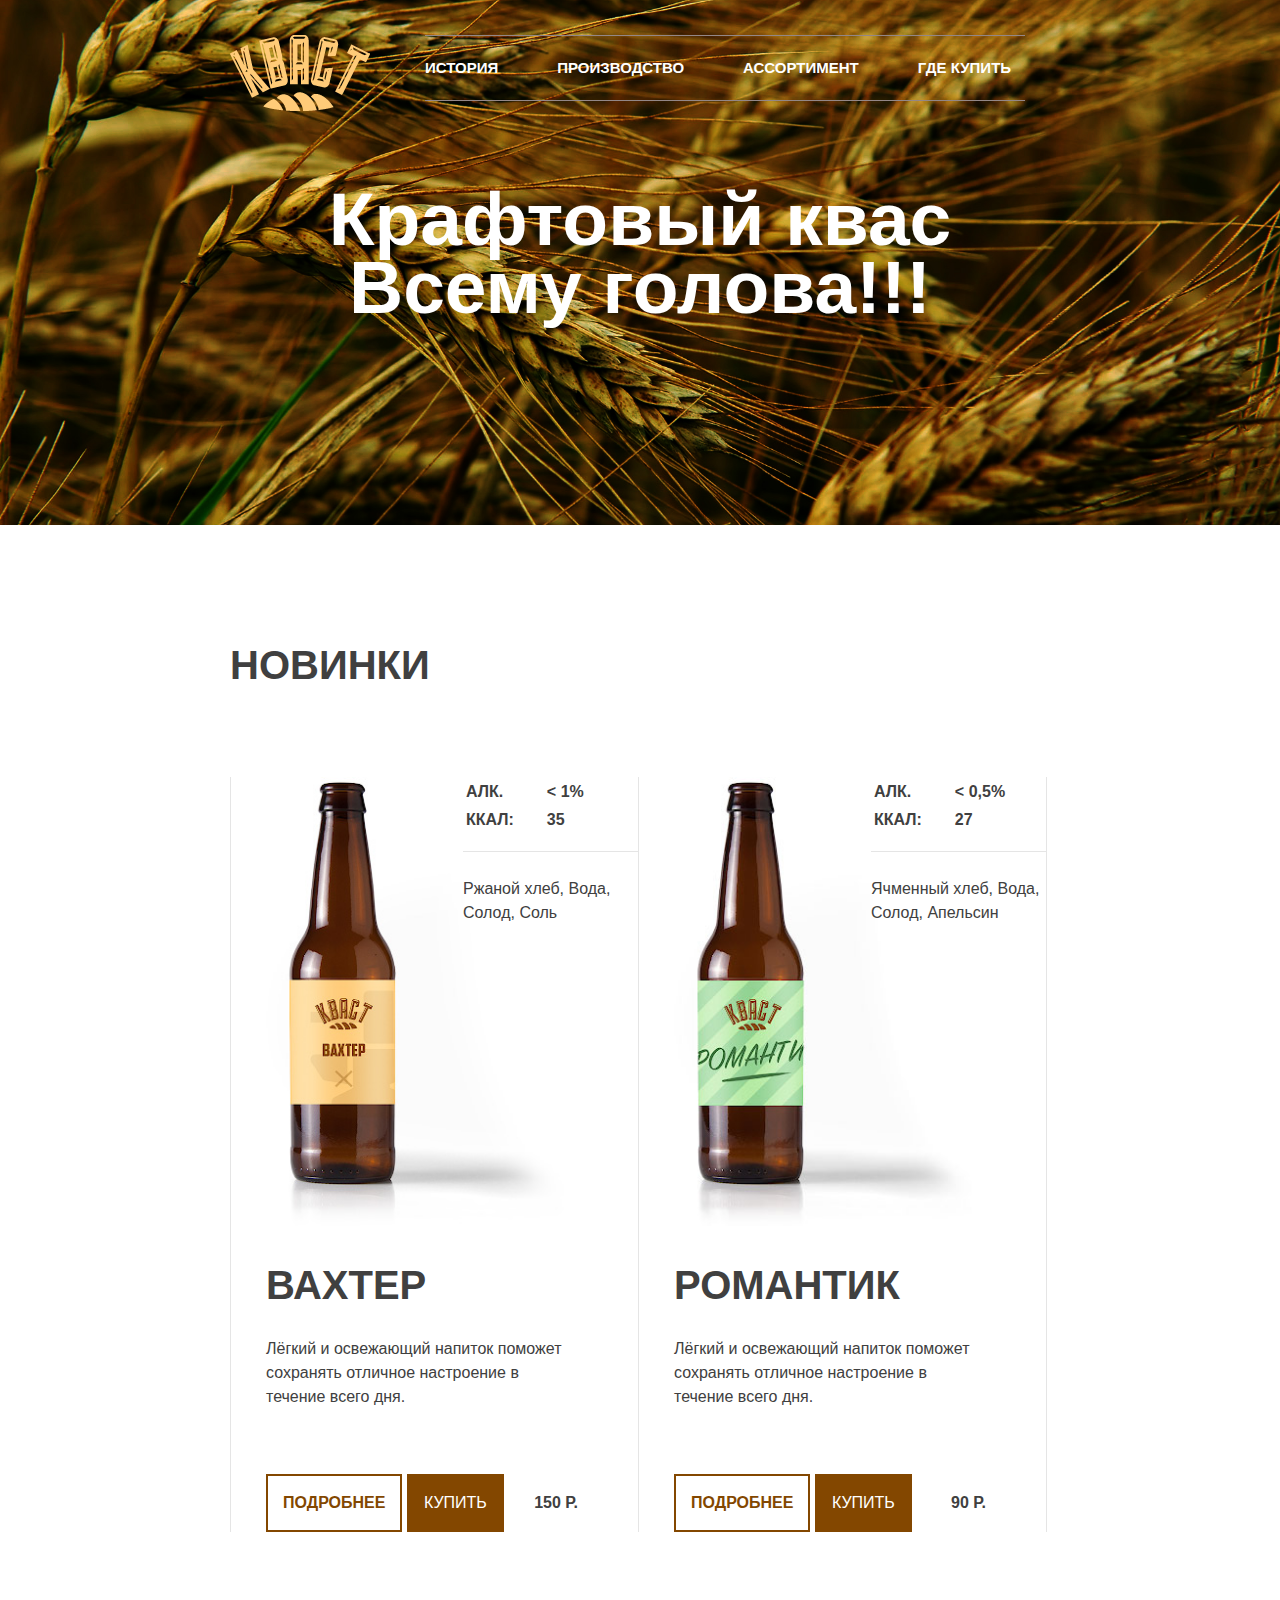
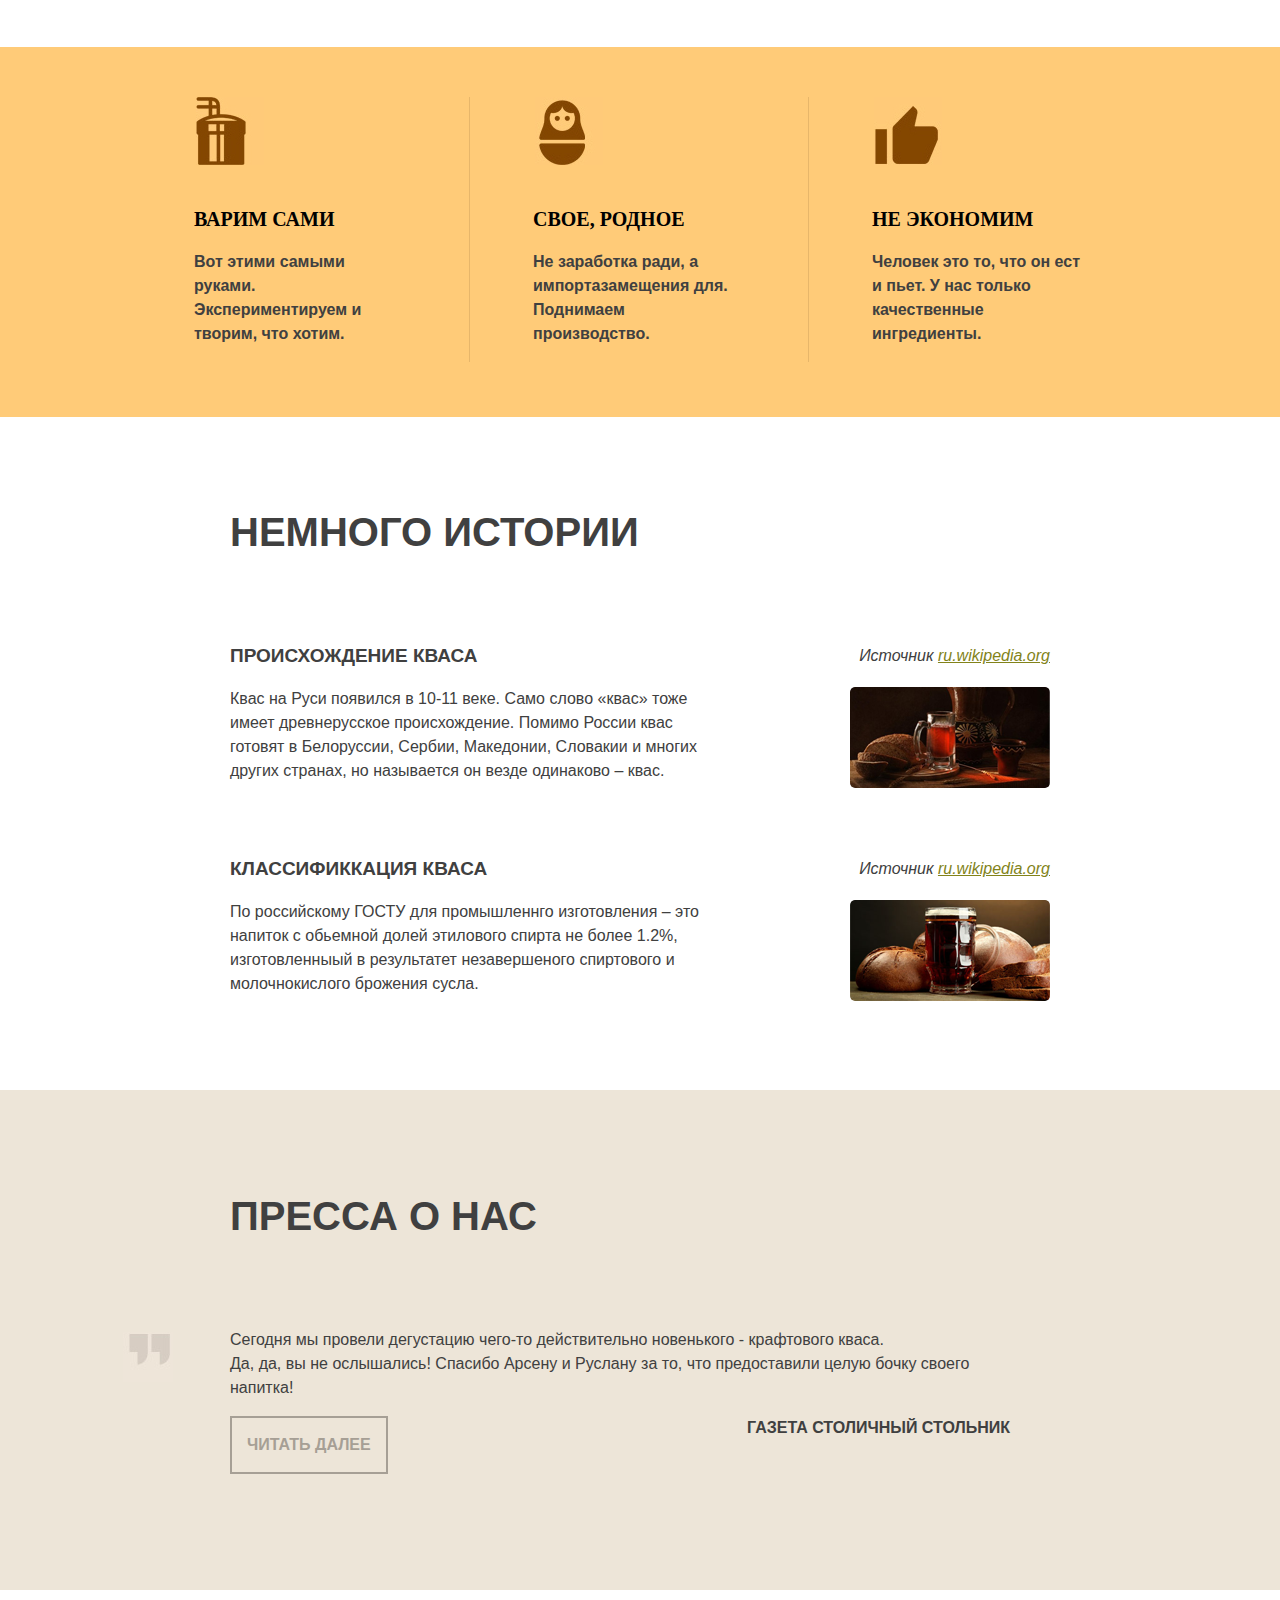
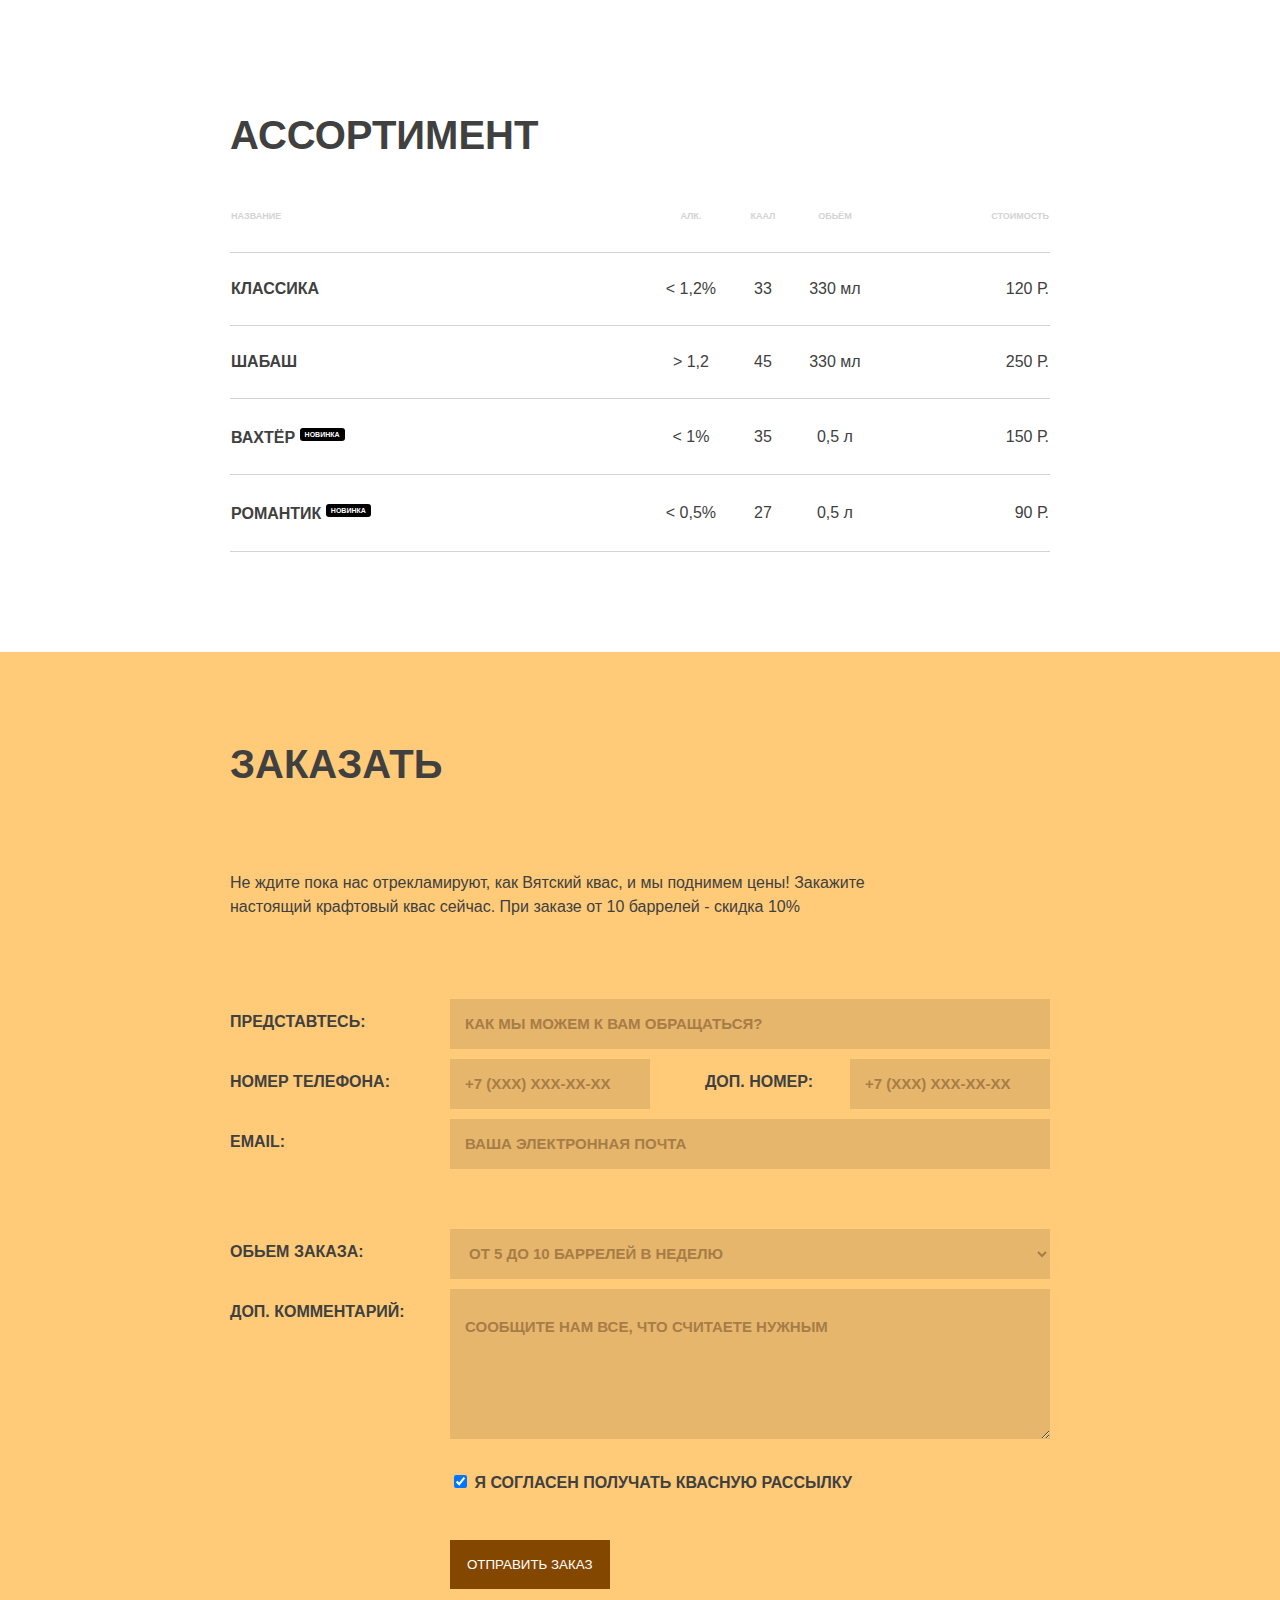
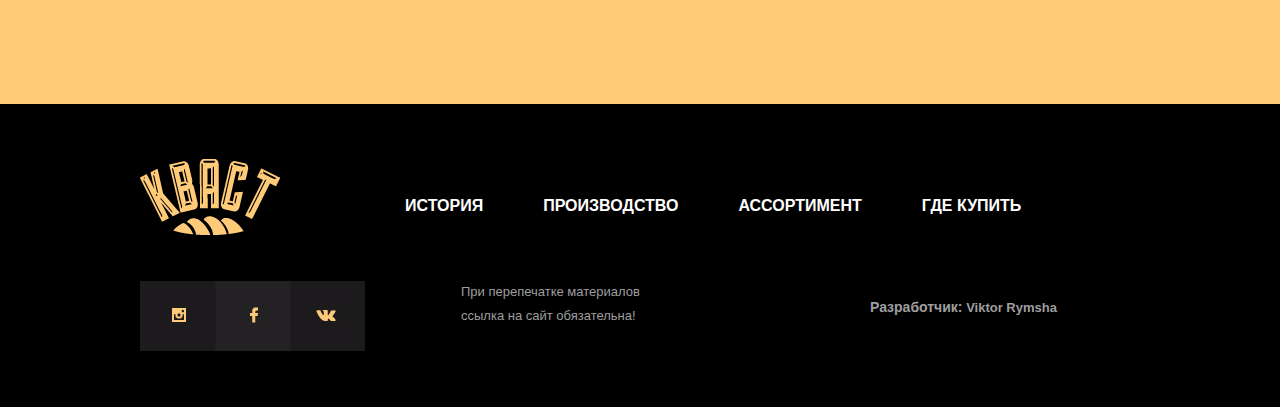
<file: Kvast/index.html>
<!DOCTYPE HTML>
<html>

<head>
  <meta charset="utf-8">
  <title>Кваст</title>
  <link rel="stylesheet" href="style.css">
</head>

<body>
  <div class="page-header">
    <div class="container">
      <div class="header-top clearfix">
        <div class="header-logo">
          <img src="img/logo.png" alt="Кваст" width="140" height="76">
        </div>
        <ul class="main-nav clearfix">
          <li><a href="#story">История</a></li>
          <li><a href="#mnf">Производство</a></li>
          <li><a href="#">Ассортимент</a></li>
          <li><a href="#">Где купить</a></li>
        </ul>
      </div>
      <div class="promo">
        <p>Крафтовый квас
          <br> Всему голова!!!</p>
      </div>
    </div>
  </div>
  <div class="novelties">
    <div class="container">
      <h2 class="section-title">Новинки</h2>
      <div class="new-items clearfix">
        <div class="catalog-item">
          <div class="img-info">
            <table>
              <tr>
                <td>Алк.</td>
                <td>&lt; 1%</td>
              </tr>
              <tr>
                <td>ККал:</td>
                <td> 35</td>
              </tr>
            </table>
            <p>Ржаной хлеб, Вода, Солод, Соль</p>
          </div>
          <img src="img/bottle-left.jpg" width="319" height="459">
          <h3 class="section-title">Вахтер</h3>
          <p class="product-info">Лёгкий и освежающий напиток поможет сохранять  отличное настроение в течение всего дня.</p>
          <a href="#" class="btn btn-info">Подробнее</a>
          <a href="#" class="btn btn-buy">Купить</a>
          <b>150 Р.</b>
        </div>
        <div class="catalog-item">
          <div class="img-info">
            <table>
              <tr>
                <td>Алк.</td>
                <td>&lt; 0,5%</td>
              </tr>
              <tr>
                <td>ККал:</td>
                <td> 27</td>
              </tr>
            </table>
            <p>Ячменный хлеб, Вода, Солод, Апельсин</p>
          </div>
          <img src="img/bottle-right.jpg" width="319" height="459">
          <h3 class="section-title">Романтик</h3>
          <p class="product-info">Лёгкий и освежающий напиток поможет сохранять отличное настроение в течение всего дня.</p>
          <a href="#" class="btn btn-info">Подробнее</a>
          <a href="#" class="btn btn-buy">Купить</a>
          <b>90 Р.</b>
        </div>
      </div>
    </div>
  </div>
  <div class="advantages" id="mnf">
    <div class="container-for-advantages">
      <ul class="clearfix">
        <li class="advantage-item feature-production">
          <h2 class="advantage-title">Варим сами</h2>
          <p>Вот этими самыми руками. Экспериментируем и творим, что хотим.</p>
        </li>
        <li class="advantage-item feature-native">
          <h2 class="advantage-title">Свое, родное</h2>
          <p>Не заработка ради, а импортазамещения для. Поднимаем производство.</p>
        </li>
        <li class="advantage-item feature-quality">
          <h2 class="advantage-title">Не экономим</h2>
          <p>Человек это то, что он ест и пьет. У нас только качественные ингредиенты. </p>
        </li>
      </ul>
    </div>
  </div>
  <div class="history" id="story">
    <div class="container">

      <h2 class="section-title">Немного истории</h2>
      <dl>
        <dt>
          <h3 class="reference-title">Происхождение кваса</h3>
          <i class="reference-source">Источник <a target="_blank" href="https://ru.wikipedia.org/wiki/%D0%9A%D0%B2%D0%B0%D1%81">ru.wikipedia.org</a></i>
          <dd>
            <img src="img/wiki-1.png" alt="Картинка">
            <p>Квас на Руси появился в 10-11 веке. Само слово &laquo;квас&raquo; тоже имеет древнерусское происхождение. Помимо России квас готовят в Белоруссии, Сербии, Македонии, Словакии и многих других странах, но называется он везде одинаково &ndash; квас.</p>
          </dd>
        </dt>
        <dt>
          <h3 class="reference-title">Классификкация кваса</h3>
          <i class="reference-source">Источник <a target="_blank" href="https://ru.wikipedia.org/wiki/%D0%9A%D0%B2%D0%B0%D1%81">ru.wikipedia.org</a></i>
          <dd>
            <img src="img/wiki-2.png" alt="Картинка 2">
            <p>
              По российскому ГОСТУ для промышленнго изготовления &ndash; это напиток с обьемной долей этилового спирта не более 1.2%, изготовленныый в результатет незавершеного спиртового и молочнокислого брожения сусла.
            </p>
          </dd>
        </dt>
      </dl>
    </div>
  </div>
  <div class="press">
    <div class="container">
      <h2 class="section-title">Пресса о нас</h2>
      <div class="review-list">
        <blockquote class="review-item">
          <p>Сегодня мы провели дегустацию чего-то действительно новенького - крафтового кваса.
            <br> Да, да, вы не ослышались! Спасибо Арсену и Руслану за то, что предоставили целую бочку своего напитка!</p>
          <a class="btn btn-details" href="#">Читать далее</a>
          <cite class="review-author">Газета столичный Стольник </cite>
        </blockquote>
      </div>
    </div>
  </div>
  <div class="range">
    <div class="container">
      <h2>Ассортимент</h2>
      <table class="price-list">
        <tr>
          <th>Название</th>
          <th>Алк.</th>
          <th>Каал</th>
          <th>Обьём</th>
          <th>Стоимость</th>
        </tr>
        <tr>
          <td>Классика</td>
          <td>&lt; 1,2%</td>
          <td>33</td>
          <td>330 мл</td>
          <td>120 Р.</td>
        </tr>
        <tr>
          <td>Шабаш</td>
          <td>&gt; 1,2</td>
          <td>45</td>
          <td>330 мл</td>
          <td>250 Р.</td>
        </tr>
        <tr>
          <td>Вахтёр <sup>Новинка</sup></td>
          <td>&lt; 1%</td>
          <td>35</td>
          <td>0,5 л</td>
          <td>150 Р.</td>
        </tr>
        <tr>
          <td>Романтик <sup>Новинка</sup></td>
          <td>&lt; 0,5%</td>
          <td>27</td>
          <td>0,5 л</td>
          <td>90 Р.</td>
        </tr>
      </table>
    </div>
  </div>
  <div class="order">
    <div class="container">
      <h2>Заказать</h2>
      <p>
        Не ждите пока нас отрекламируют, как Вятский квас, и мы поднимем цены! Закажите
        <br> настоящий крафтовый квас сейчас. При заказе от 10 баррелей - скидка 10%
      </p>
      <form action="#" class="order-form">
        <div class="order_form_group">
          <label for="fullname">Представтесь:</label>
          <input type="text" name="fullname" id="fullname" value="как мы можем к вам обращаться?" size="30">
        </div>
        <div class="clearfix">
          <div class="order_form_group phone-left">
          <label for="phone" >Номер телефона:</label>
          <input type="text" name="phone" id="phone" value="+7 (XXX) XXX-XX-XX">
        </div>
        <div class="order_form_group phone-right">
          <label for="second_number">Доп. номер:</label>
          <input type="text" name="second_number" id="second_number" value="+7 (XXX) XXX-XX-XX">
        </div>
        </div>
        <div class="order_form_group email">
          <label for="post">Email:</label>
          <input type="text" name="post" id="post" value="Ваша электронная почта">
        </div>
        <div class="order_form_group">
          <label for="order_quantity">
            Обьем заказа:
          </label>
          <select name="order_quantity" id="order_quantity">
            <option value="1">От 5 до 10 баррелей в неделю</option>
            <option value="2">От 50 до 100 баррелей в неделю</option>
            <option value="3">От 500 до 1000 баррелей в неделю</option>
          </select>
        </div>
        <div class="order_form_group">
          <label for="message">Доп. комментарий:</label>
          <textarea name="message" id="message" cols="85" rows="10">Сообщите нам все, что считаете нужным</textarea>
        </div>
        <div class="checkbox-area">

         <label>
              <input type="checkbox" name="subscription" checked>
              Я согласен получать квасную рассылку
            </label>
        </div>
        <input type="submit" class="btn btn-order" value="Отправить заказ">
      </form>
    </div>
  </div>
  <div class="page-footer">
    <div class="container-for-footer">
      <div class="footer-top clearfix">
        <div class="footer-logo">
          <img src="img/logo.png" alt="Кваст">
        </div>
        <div class="footer-menu">
          <ul class="footer-nav clearfix">
            <li><a href="#">История</a></li>
            <li><a href="#">Производство</a></li>
            <li><a href="#">Ассортимент</a></li>
            <li><a href="#">Где купить</a></li>
          </ul>
        </div>
      </div>
      <div class="footer-bottom clearfix">
        <div class="footer-social">
          <a class="social-btn inst-btn" href="https://instagram.com/htmlacademy">Инстаграм</a>
          <a class="social-btn fc-btn" href="https://facebook.com/htmlacademy">Фейсбук</a>
          <a class="social-btn vk-btn" href="https://vk.com/htmlacademy">Вконтакте</a>
        </div>
        <p>При перепечатке материалов ссылка на сайт обязательна!</p>
        <div class="footer-copyright">
          <div class="developer"><b>Разработчик:</b><a href="https://www.linkedin.com/in/viktor-rymsha-7315bb116"> Viktor Rymsha</a></div>
        </div>
      </div>
    </div>
  </div>
</body>

</html>
</file>
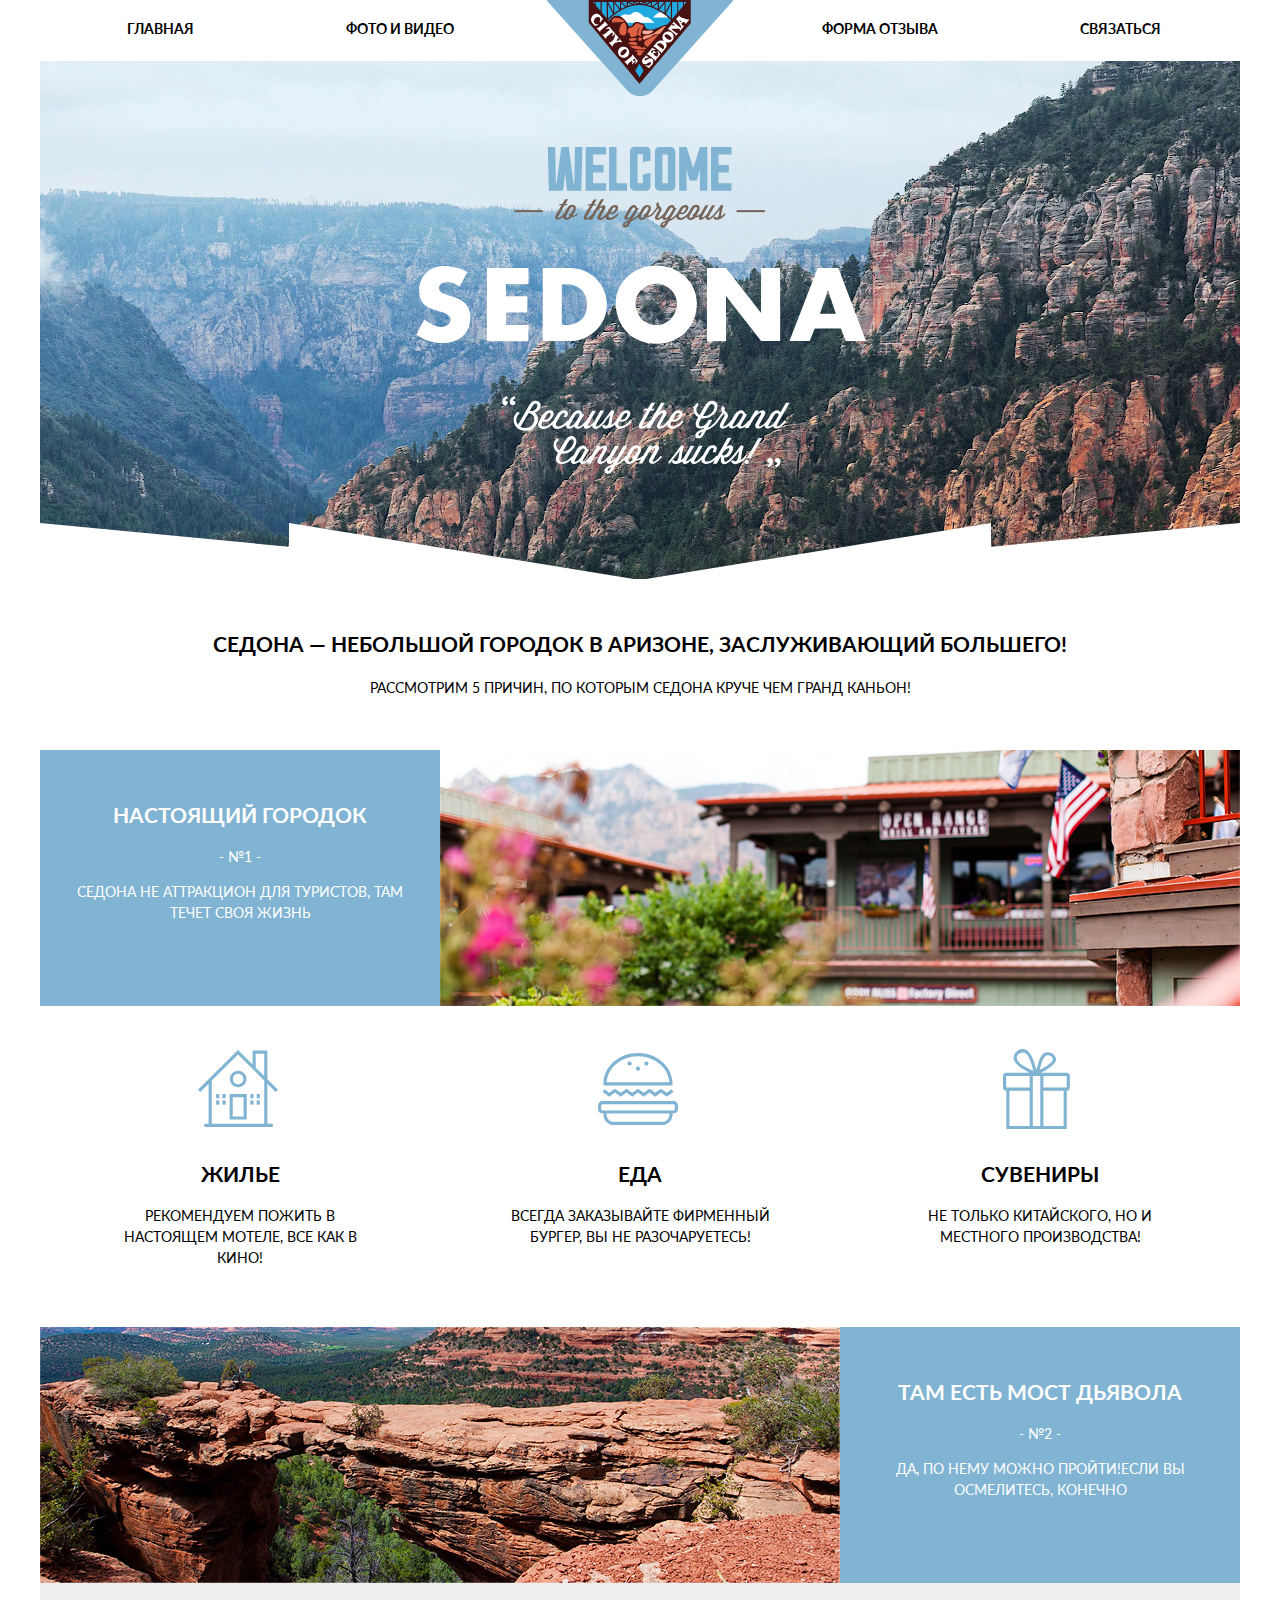
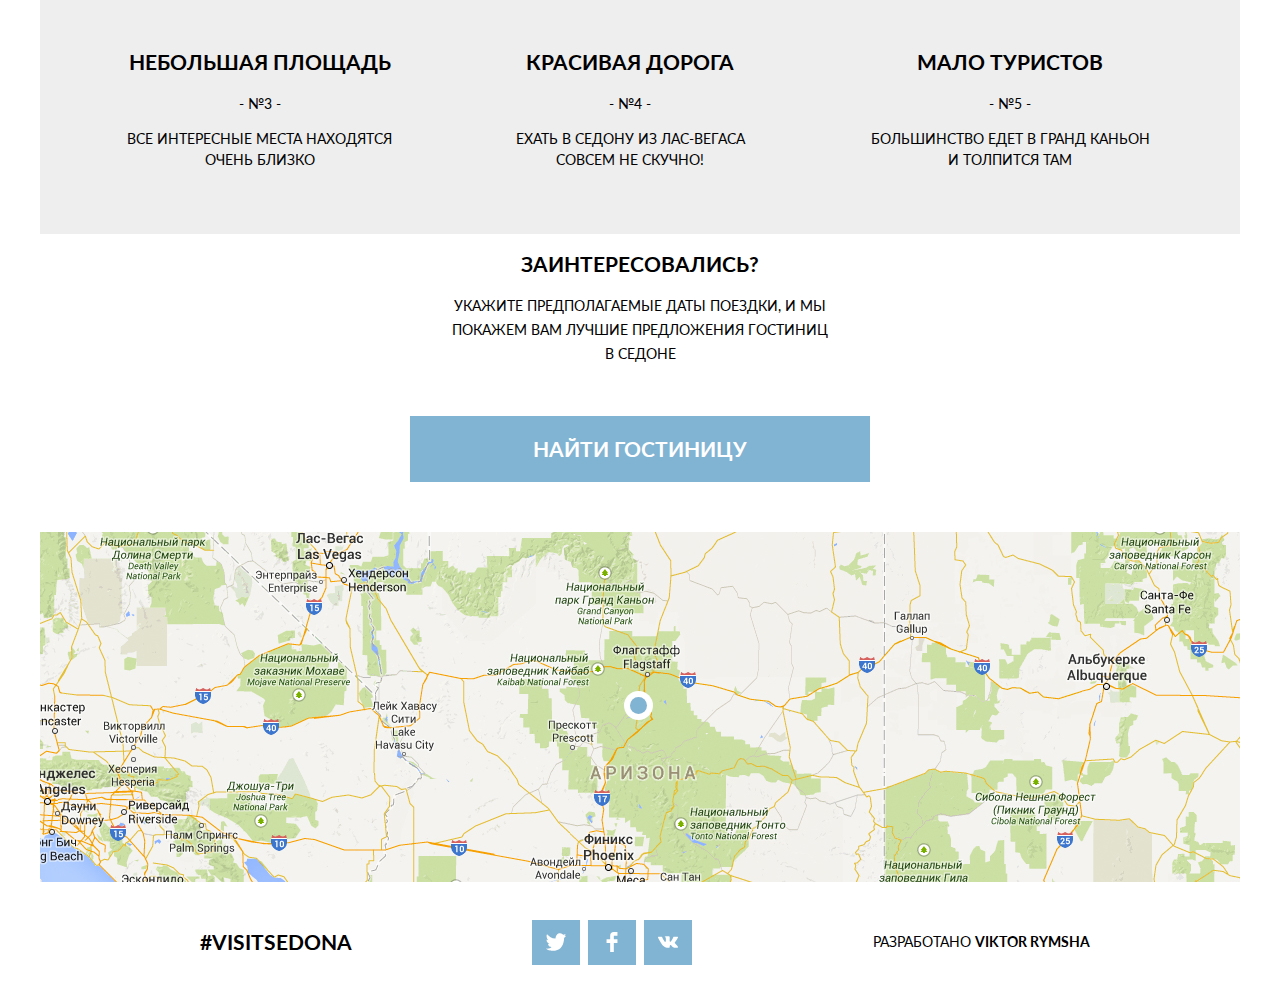
<file: Sedona_adaptive/index.html>
<!DOCTYPE html>
<html lang="ru">

<head>
  <meta charset="UTF-8">
  <meta name="viewport" content="width=device-width, initial-scale=1">
  <title>Sedona_main</title>
  <link href="https://fonts.googleapis.com/css?family=Lato" rel="stylesheet">
  <link href="css/style.css" rel="stylesheet">
</head>

<body>

  <svg style="display:none">

    <symbol viewBox="0 0 12 22" id="fb-icon" fill="#ffffff">
      <path d="M12 4V0H8a4 4 0 0 0-4 4v4H0v4h4v10h4V12h4V8H8V4h4z" />
    </symbol>

    <symbol viewBox="0 0 26 15" id="vk-icon">
      <path fill="#FFF"
        d="M16.138 11.51c.956-.309 2.18 2.04 3.483 2.939.978.681 1.727.534 1.727.534l3.473-.05s1.815-.112.957-1.554c-.071-.12-.503-1.069-2.585-3.022-2.177-2.043-1.882-1.712.739-5.244 1.597-2.153 2.236-3.468 2.036-4.028-.192-.539-1.365-.399-1.365-.399L20.69.713c-.381.001-.704.119-.851.515-.003.004-.621 1.666-1.445 3.079-1.741 2.989-2.436 3.148-2.724 2.961-.661-.433-.494-1.737-.494-2.664 0-2.897.432-4.105-.846-4.417-.427-.104-.739-.172-1.828-.182-1.392-.021-2.574 0-3.244.329-.445.223-.786.712-.579.74.26.035.843.16 1.155.586.401.552.389 1.789.389 1.789s.229 3.411-.54 3.834c-.528.29-1.25-.302-2.803-3.016-.793-1.388-1.392-2.922-1.392-2.922s-.116-.285-.326-.441c-.25-.185-.6-.244-.6-.244L.848.684S.29.7.085.946c-.182.218-.015.668-.015.668s2.909 6.881 6.203 10.347c3.02 3.182 6.452 2.971 6.452 2.971h1.555s.469-.054.709-.312c.224-.24.214-.691.214-.691s-.031-2.109.935-2.419z" />
    </symbol>

    <symbol viewBox="0 0 17 15" id="twitter-icon">
      <path fill="#FFF"
        d="M10.95.144c1.685-.496 2.984.27 3.577 1.179.673-.231 1.331-.481 2.011-.708a2.345 2.345 0 0 1-.857 1.768c.685.17 1.304-.491 1.304-.491-.169 1-1.006 1.788-1.563 2.024-.231 6.75-3.175 11.217-10.077 11.082h-.446c-.41 0-4.164-.46-4.898-1.887 2.271.196 3.893-.422 4.693-1.177-.96-.3-2.679-.477-2.979-2.95.349.106.564.228 1.19.119C1.705 8.247.374 7.53.448 5.33c.285.328 1.067.536 1.34.472C1.085 5.561-.182 2.442.894.85c1.818 1.854 3.735 3.606 7.152 3.773C8.254 2.33 9.183.793 10.95.144z" />
    </symbol>

    <symbol viewBox="0 0 108.08 36.85" id="html-academy">
      <path
        d="M44.61,26.88a2,2,0,0,0,.55-0.1v1.33a3.25,3.25,0,0,1-1.18.21,1.67,1.67,0,0,1-1.67-1,4.84,4.84,0,0,1-3.14,1.08c-1.51,0-2.91-.83-2.91-2.55,0-2.13,2-2.79,3.71-2.79a11.08,11.08,0,0,1,2.17.25v-0.3c0-1-.76-1.77-2.19-1.77a7.42,7.42,0,0,0-3,.64v-1.7a10.21,10.21,0,0,1,3.19-.55c2.36,0,3.81,1.12,3.81,3.65v3a0.54,0.54,0,0,0,.49.59h0.17Zm-6.44-1.13A1.35,1.35,0,0,0,39.63,27h0.11a3.39,3.39,0,0,0,2.41-1V24.58a9.72,9.72,0,0,0-1.81-.21c-1,0-2.16.33-2.16,1.38h0Zm12.36-6.11a5,5,0,0,1,2.57.64V22a4.08,4.08,0,0,0-2.3-.7,2.75,2.75,0,1,0,0,5.49,5,5,0,0,0,2.43-.64v1.71a6.27,6.27,0,0,1-2.76.57A4.21,4.21,0,0,1,46,24.51q0-.21,0-0.41a4.32,4.32,0,0,1,4.18-4.46h0.38Zm12.17,7.24a2,2,0,0,0,.55-0.1v1.33a3.25,3.25,0,0,1-1.18.21,1.67,1.67,0,0,1-1.67-1,4.84,4.84,0,0,1-3.14,1.08c-1.51,0-2.91-.83-2.91-2.55,0-2.13,2-2.79,3.71-2.79a11.08,11.08,0,0,1,2.17.25v-0.3c0-1-.76-1.77-2.19-1.77a7.42,7.42,0,0,0-3,.64v-1.7a10.21,10.21,0,0,1,3.19-.55c2.36,0,3.81,1.12,3.81,3.65v3a0.54,0.54,0,0,0,.49.59h0.17Zm-6.44-1.13A1.35,1.35,0,0,0,57.73,27h0.11a3.39,3.39,0,0,0,2.41-1V24.58a9.72,9.72,0,0,0-1.81-.21c-1.06,0-2.16.33-2.16,1.38h0ZM73,16V28.2H71.35V26.88a3.88,3.88,0,0,1-3.19,1.54,4.4,4.4,0,0,1,0-8.78,3.81,3.81,0,0,1,3,1.3V16H73Zm-4.53,5.22a2.76,2.76,0,1,0,0,5.52A2.86,2.86,0,0,0,71.15,25V23A2.91,2.91,0,0,0,68.49,21.27ZM79,19.64c3.31,0,4.46,2.68,3.92,5.09H76.7c0.21,1.5,1.67,2.11,3.19,2.11a6.11,6.11,0,0,0,2.64-.59v1.6a7.14,7.14,0,0,1-3,.57C77,28.42,74.78,27,74.78,24a4.18,4.18,0,0,1,4-4.39H79Zm0.09,1.54a2.28,2.28,0,0,0-2.44,2.1v0.06H81.3A2,2,0,0,0,79.13,21.18Zm5.73,7V19.87h1.65v1a3.81,3.81,0,0,1,2.78-1.27A2.86,2.86,0,0,1,91.89,21a4.12,4.12,0,0,1,2.91-1.33A3.06,3.06,0,0,1,98,23V28.2h-1.9V23.05a1.59,1.59,0,0,0-1.42-1.75H94.42a2.8,2.8,0,0,0-2.07,1.12V28.2h-1.9V23.05A1.59,1.59,0,0,0,89,21.31H88.8a3,3,0,0,0-2.21,1.29v5.63H84.86Zm21.31-8.33h1.9l-3.91,9.46c-0.9,2.17-2.09,2.86-3.35,2.86a4.76,4.76,0,0,1-1.1-.14V30.46a2.86,2.86,0,0,0,.85.12c0.9,0,1.58-.64,2.07-1.9l0.17-.42-4-8.4h2l2.86,6.29ZM38.73,1.46V6.22a3.81,3.81,0,0,1,2.7-1.14,3.25,3.25,0,0,1,3.44,3.4v5.15H43V8.72a1.81,1.81,0,0,0-1.61-2h-0.3a2.93,2.93,0,0,0-2.32,1.39v5.52h-1.9V1.46h1.9ZM49.94,2.31v3h3V6.91h-3v3.81c0,1.1.5,1.46,1.58,1.46a4.49,4.49,0,0,0,1.69-.33v1.6A6.8,6.8,0,0,1,51,13.8a2.55,2.55,0,0,1-2.86-2.74V6.89H46.58V5.26h1.5V2.74Zm5.4,11.31V5.28H57v1A3.81,3.81,0,0,1,59.77,5a2.86,2.86,0,0,1,2.6,1.33A4.12,4.12,0,0,1,65.28,5,3.06,3.06,0,0,1,68.44,8.4v5.21h-1.9V8.46a1.59,1.59,0,0,0-1.42-1.75H64.89a2.8,2.8,0,0,0-2.07,1.12v5.78h-1.9V8.46A1.59,1.59,0,0,0,59.5,6.71H59.27A3,3,0,0,0,57.06,8v5.63H55.34ZM71.17,1.45H73V13.6H71.17V1.45ZM14.71,0H14.55L0,1.54V28.21l14.55,8.66,14.55-8.66V1.54Zm12.5,27.1L14.55,34.64,1.9,27.12V16.18l12.59,7.5V25L5.86,19.9v1.31l8.68,5.21v1.39L5.87,22.65V24l8.68,5.21,8.75-5.24V18.31L27.2,16V27.12Zm0-12.53-3.48,2-1.6,1L14.51,13v1.31L21,18.23H21l-0.14.09-1,.54-5.37-3.2V17l4.24,2.52-1,.67-3.2-1.9v1.31l2.1,1.24L14.5,22.1,2,14.65,14.51,7.11Zm0-1.32L14.49,5.76,1.91,13.25v-10L14.56,1.92,27.21,3.25v10h0Z"
        transform="translate(0 -0.02)" fill="#231f20" />
    </symbol>
  </svg>

  <header class="page-header">

    <nav class="main-nav main-nav--closed">
      <button class="main-nav__toogle" type="button">
        <span class="visually-hidden">Меню</span>
      </button>
      <div class="main-nav__wrapper ">
        <ul class="main-nav__list site-list">
          <li class="site-list__item site-list__item--active">
            <a class="site-list__link">Главная</a>
          </li>
          <li class="site-list__item">
            <a class="site-list__link" href="photo.html">Фото и видео</a>
          </li>
          <li class="site-list__item site-list__item--flag">
            <a class=" site-list__link--flag">
              <span class="page-header__logo-image" alt="Sedona_adaptive" width="100" height="80"></span>
            </a>
          </li>
          <li class="site-list__item">
            <a class="site-list__link" href="form.html">Форма отзыва</a>
          </li>
          <li class="site-list__item">
            <a class="site-list__link site-list__link-last"
              href="https://www.linkedin.com/in/viktor-rymsha-7315bb116">Связаться</a>
          </li>
        </ul>
      </div>
    </nav>

    <div class="page-header__wrapper">
      <a class="page-header__logo">
        <img class="page-header__logo-image" src="img/logotype-mobile.png" alt="Sedona_adaptive" width="100"
          height="80">
      </a>

      <div class="page-header__background">
        <img class="page-svg" src="img/page-svg.svg">
        <!--<img class="page-svgTriangle" src="img/intro-triangle.svg">-->
      </div>
    </div>

  </header>

  <main class="page-main">
    <div class="page-main__text">
      <h2 class="page-main__title">Седона &#8212; Небольшой городок в Аризоне, заслуживающий большего! </h2>
      <p class="page-main__description">Рассмотрим 5 причин, по которым седона круче чем гранд каньон!</p>
    </div>

    <section class="advantages">

      <div class="advantages__row">
        <div class="advantages__item--img">
          <h2 class="advantages__title">Настоящий городок</h2>
          <p class="advantages__description">- №1 -</p>
          <p class="advantages__description">Седона не аттракцион для туристов, там течет своя жизнь</p>
        </div>
        <p class="advantages__img">
          <picture>
            <source media="(min-width: 1250px)" srcset="img/photo-city-desktop.jpg">
            <source media="(min-width: 768px)" srcset="img/photo-city-tablet.jpg">
            <img src="img/photo-city-mobile.jpg">
          </picture>
        </p>
      </div>

      <ul class="advantages__list">

        <li class="advantages__item advantages__item--room">
          <h2 class="advantages__title">Жилье</h2>
          <p class="advantages__description">Рекомендуем пожить в настоящем мотеле, все как в кино!</p>
        </li>

        <li class="advantages__item advantages__item--eat">
          <h2 class="advantages__title">Еда</h2>
          <p class="advantages__description">Всегда заказывайте ФИРМЕННЫЙ БУРГЕР, Вы НЕ разочаруетесь!</p>
        </li>

        <li class="advantages__item advantages__item--souvenirs">
          <h2 class="advantages__title">Сувениры</h2>
          <p class="advantages__description">Не только китайского, но и местного производства!</p>
        </li>

      </ul>

      <div class="advantages__row advantages__row--reverse">
        <div class="advantages__item--img">
          <h2 class="advantages__title">Там есть мост дьявола</h2>
          <p class="advantages__description">- №2 -</p>
          <p class="advantages__description">Да, по нему можно пройти!Если вы осмелитесь, конечно </p>
        </div>
        <p class="advantages__img">
          <picture>
            <source media="(min-width: 1250px)" srcset="img/photo-bridge-desktop.jpg">
            <source media="(min-width: 768px)" srcset="img/photo-bridge-tablet.jpg">
            <img src="img/photo-bridge-mobile.jpg">
          </picture>
        </p>
      </div>

      <ul class="advantages__list--centr">

        <li class="advantages__item--centr advantages__item--border">
          <h2 class="advantages__title">Небольшая площадь</h2>
          <p class="advantages__description">- №3 -</p>
          <p class="advantages__description">Все интересные места находятся очень близко</p>
        </li>

        <li class="advantages__item--centr advantages__item--border">
          <h2 class="advantages__title">Красивая дорога</h2>
          <p class="advantages__description">- №4 -</p>
          <p class="advantages__description">Ехать в Седону из Лас-Вегаса совсем не скучно!</p>
        </li>

        <li class="advantages__item--centr">
          <h2 class="advantages__title">Мало туристов</h2>
          <p class="advantages__description">- №5 -</p>
          <p class="advantages__description">Большинство едет в Гранд Каньон и толпится там</p>
        </li>

      </ul>
    </section>

    <section class="order">
      <h2 class="order__title">Заинтересовались?</h2>
      <p class="order__text">Укажите предполагаемые даты поездки, и мы покажем вам лучшие предложения гостиниц в седоне
      </p>
      <a class="button order__button" href="#" type="button">Найти гостиницу</a>
    </section>

    <section class="map">
      <div class="map__pict"></div>
      <span class="map__marker"></span>
    </section>
  </main>

  <footer class="page-footer">
    <div class="page-footer__hashtag">#visitsedona</div>
    <div class="page-footer__social social">
      <ul class="social__list">
        <li class="social__item">
          <a class="social__link social__link--twitter" href="#">
            <svg class="social__svg--twitter" width="30" height="30">
              <use xlink:href="#twitter-icon"></use>
            </svg>
          </a>

        </li>
        <li class="social__item">
          <a class="social__link social__link--facebook" href="#">
            <svg class="social__svg--facebook" width="30" height="30">
              <use xlink:href="#fb-icon"></use>
            </svg>
          </a>

        </li>
        <li class="social__item">
          <a class="social__link social__link--vk" href="#">
            <svg class="social__svg--vk" width="30" height="30">
              <use xlink:href="#vk-icon"></use>
            </svg>
          </a>

        </li>
      </ul>
    </div>
    <div class="page-footer__copyright">
      <b class="page-footer__copyright-text">Разработано</b>
      <a class="page-footer__copyright-link" href="https://www.linkedin.com/in/viktor-rymsha-7315bb116">
        Viktor Rymsha
      </a>
    </div>
  </footer>

  <script>
    var navMain = document.querySelector('.main-nav');
    var navToggle = document.querySelector('.main-nav__toogle');

    navToggle.addEventListener('click', function () {
      if (navMain.classList.contains('main-nav--opened')) {
        navMain.classList.remove('main-nav--opened');
        navMain.classList.add('main-nav--closed');

      } else {

        navMain.classList.remove('main-nav--closed');
        navMain.classList.add('main-nav--opened');
      }
    });
  </script>
</body>

</html>
</file>
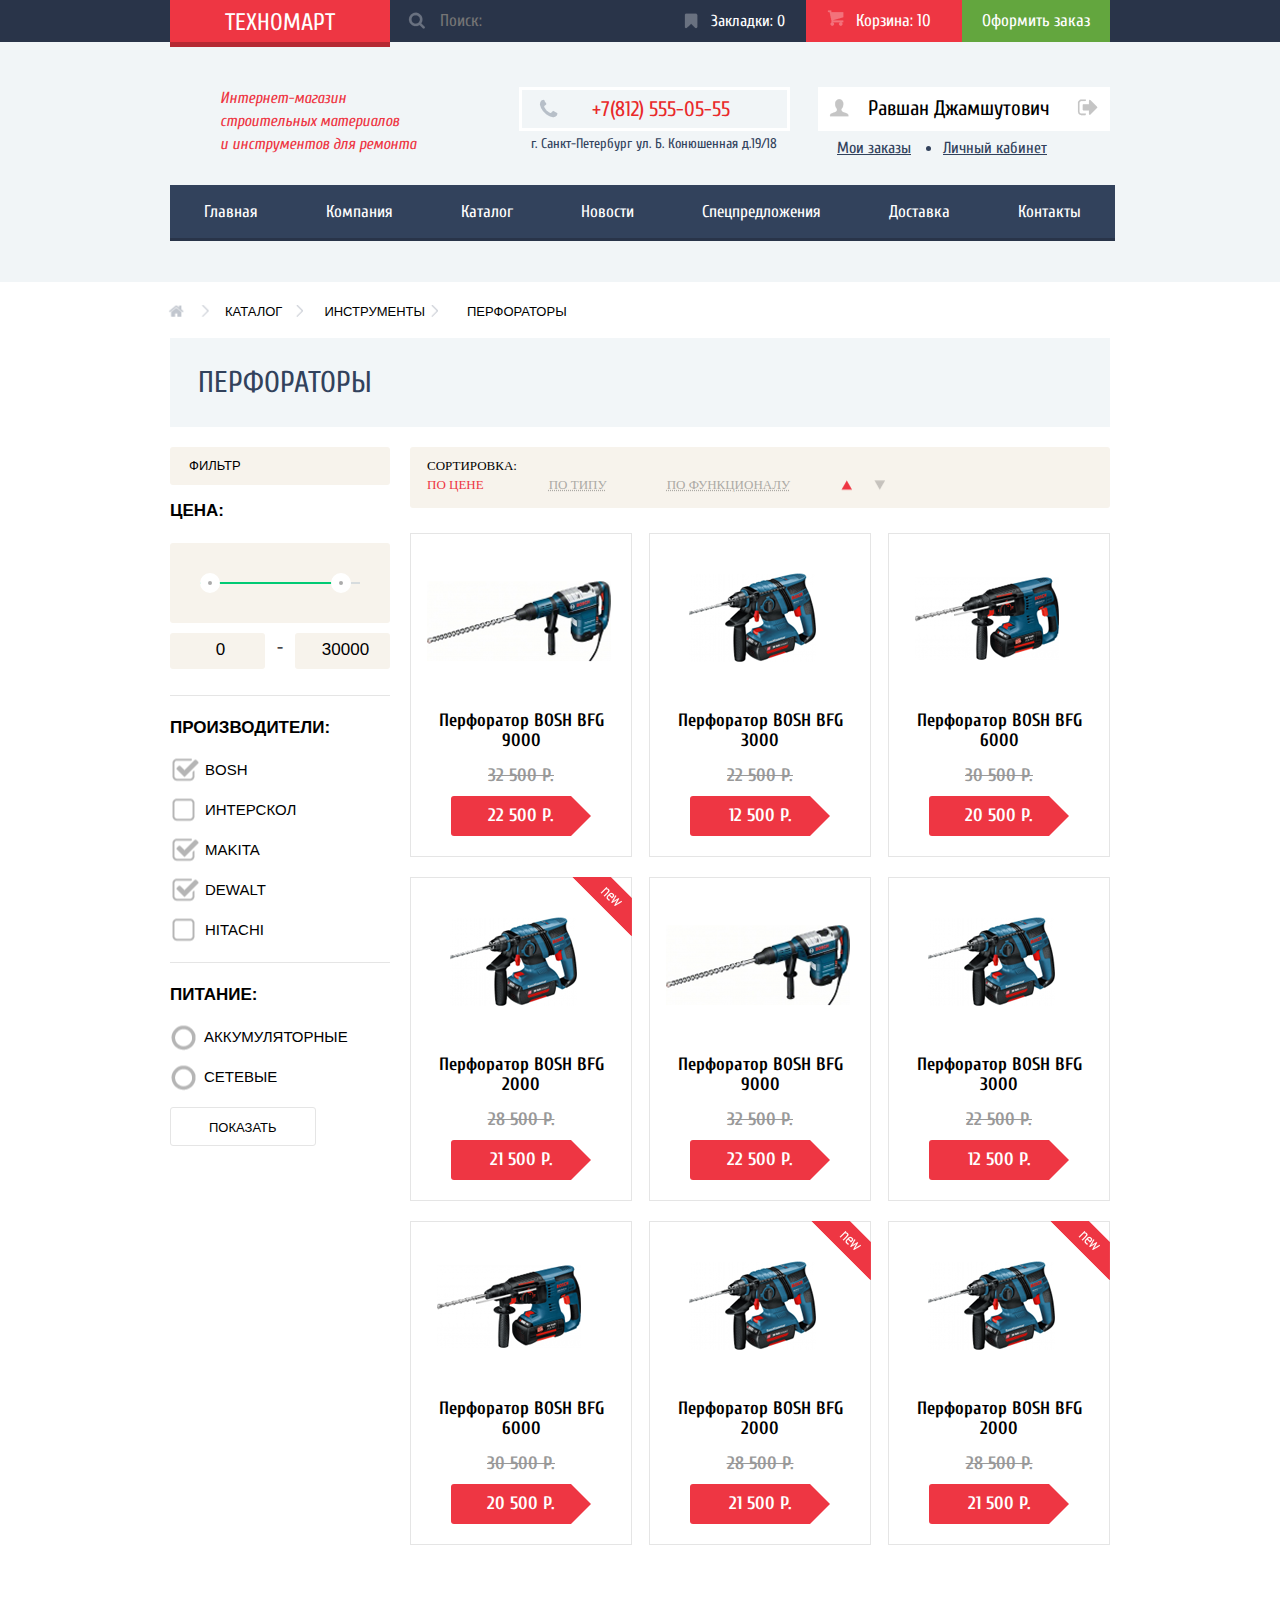
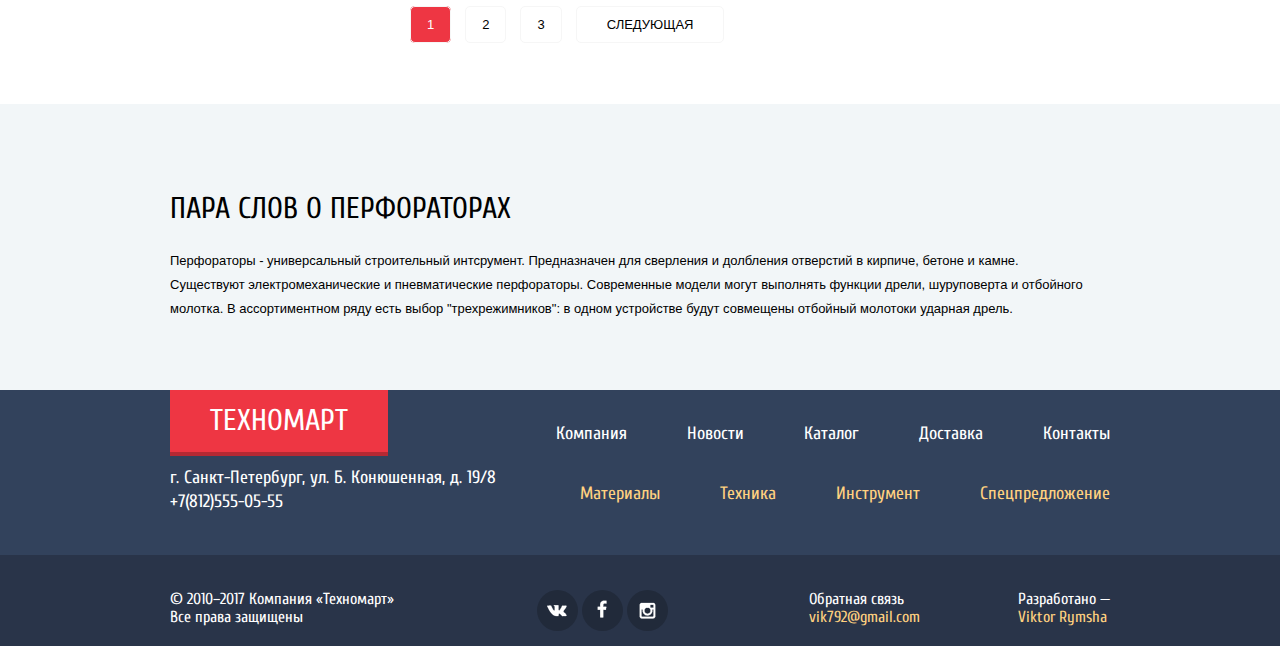
<file: technomart/catalog.html>
<!DOCTYPE html>
<html lang="rus">

<head>
  <meta charset="UTF-8">
  <title>Каталог</title>
  <link href="https://fonts.googleapis.com/css?family=Cuprum:400,400i,700&amp;subset=cyrillic" rel="stylesheet">
  <link rel="stylesheet" href="normalize.css">
  <link rel="stylesheet" href="style.css">
</head>

<body>
  <div class="header">
    <div class='back-header'>
      <div class="header-top">
        <div class="logo">
          <h1><a href="index.html">Техномарт</a></h1>
        </div>
        <div class="search">
          <form action="#" method="get" enctype="multipart/form-data">
            <input type="search" name="search" id="search" placeholder="Поиск:">
            <label class="search-label" for="search"></label>
          </form>
        </div>
        <div class="bookmarks">
          <p>Закладки: 0</p>
        </div>
        <a class="basket full-basket" href="#">
          Корзина: 10
        </a>
        <div class="order">
          <a href="#">Оформить заказ</a></div>
      </div>
    </div>
    <div class="header-middle">
      <div class="section-one">
        <p>Интернет-магазин строительных материалов
          <br> и инструментов для ремонта
        </p>
      </div>
      <div class="section-two">
        <span> +7(812) 555-05-55</span>
        <p> г. Санкт-Петербург ул. Б. Конюшенная д.19/18</p>
      </div>
      <div>
        <div class="section-three">
          <a href="#" class="loged">
            Равшан Джамшутович
          </a>
        </div>
        <div class="information">
          <a href="#" class="my-orders">Мои заказы</a>
          <span class="point"></span>
          <a href="#" class="cabinet">Личный кабинет</a>
        </div>
      </div>
    </div>
    <div class="header-bottom main-nav">
      <ul>
        <li><a href="#">Главная</a></li>
        <li><a href="#">Компания</a></li>
        <li><a href="#">Каталог</a></li>
        <li><a href="#">Новости</a></li>
        <li><a href="#">Спецпредложения</a></li>
        <li><a href="#">Доставка</a></li>
        <li><a href="#">Контакты</a></li>
      </ul>
    </div>
  </div>
  <main>
    <div class="block-c">
      <div class="breadcrumbs">
        <a href="index.html"></a>
        <a class="marker1" href="#">Каталог</a>
        <a class="marker2" href="#">Инструменты</a>
        <a class="active" href="#">Перфораторы</a>
      </div>
      <div class="drill-header">
        <h2>Перфораторы</h2>
      </div>
      <div class="content-c">
        <section class="filter-search">
          <form action="#" method="post" enctype="multipart/form-data">
            <div class="filter">
              <span>Фильтр</span>
            </div>
            <div class="by-price">
              <h3>Цена:</h3>
              <div class="range-controls">
                <div class="scale">
                  <div class="bar"></div>
                </div>
                <div class="toggle min-toggle"></div>
                <div class="toggle max-toggle"></div>
              </div>
              <div class="price-controls">
                <input class="price-min" type="text" name="price-min" value="0">
                <span>-</span>
                <input class="price-max" type="text" name="price-max" value="30000">
              </div>
              <hr class="line">
            </div>
            <div class="by-firm">
              <h3>Производители:</h3>
              <ul class="list-firm">
                <li>
                  <input type="checkbox" name="firm1" id="ch1" value="Bosh" checked>
                  <label for="ch1">Bosh</label>
                </li>
                <li>
                  <input type="checkbox" name="firm2" id="ch2" value="Интерскол">
                  <label for="ch2">Интерскол</label>
                </li>
                <li>
                  <input type="checkbox" name="firm3" id="ch3" value="Makita" checked>
                  <label for="ch3">Makita</label>
                </li>
                <li>
                  <input type="checkbox" name="firm4" id="ch4" value="Dewalt" checked>
                  <label for="ch4">Dewalt</label>
                </li>
                <li>
                  <input type="checkbox" name="firm5" id="ch5" value="Hitachi">
                  <label for="ch5">Hitachi</label>
                </li>
              </ul>
            </div>
            <hr class="line">
            <div class="by-supply">
              <h3>Питание:</h3>
              <ul class="list-supply">
                <li>
                  <input type="radio" name="sapply" id="rd1" value="accumulator">
                  <label for="rd1">Аккумуляторные</label>
                  <input type="radio" name="sapply" id="rd2" value="lan">
                  <label for="rd2">Сетевые</label>
                </li>
              </ul>
            </div>
            <button type="submit" class="btn-show">Показать</button>
          </form>
        </section>
        <div class="container-right">
          <div class="sorting">
            <span>Сортировка:</span>
            <ul class="list-by">
              <li>
                <a href="#" class="active-list-by">по цене</a>
              </li>
              <li>
                <a href="#">по типу</a>
              </li>
              <li>
                <a href="#">по функционалу</a>
              </li>
              <li>
                <a href="#" class="sorting-up sorting-up-active"></a>
              </li>
              <li>
                <a href="#" class="sorting-down"></a>
              </li>
            </ul>
          </div>
          <div class="catalog-drill">
            <div class="product-card">
              <div class="actions">
                <a href="#" class="buy js-buy">Купить</a>
                <a href="#" class="bookmark">В закладки</a>
              </div>
              <div class="image">
                <img width="217" height="167" src="pictures/kard1.png">
              </div>
              <div class="title">Перфоратор BOSH BFG 9000</div>
              <div class="discount">32 500 P.</div>
              <div class="price">22 500 P.</div>
            </div>
            <div class="product-card">
              <div class="actions">
                <a href="#" class="buy js-buy">Купить</a>
                <a href="#" class="bookmark">В закладки</a>
              </div>
              <div class="image">
                <img width="217" height="167" src="pictures/kard2.png">
              </div>
              <div class="title">Перфоратор BOSH BFG 3000</div>
              <div class="discount">22 500 P.</div>
              <div class="price">12 500 P.</div>
            </div>
            <div class="product-card">
              <div class="actions">
                <a href="#" class="buy js-buy">Купить</a>
                <a href="#" class="bookmark">В закладки</a>
              </div>
              <div class="image">
                <img width="217" height="167" src="pictures/kard3.png">
              </div>
              <div class="title">Перфоратор BOSH BFG 6000</div>
              <div class="discount">30 500 P.</div>
              <div class="price">20 500 P.</div>
            </div>
            <div class="product-card">
              <div class="flag">новинка</div>
              <div class="actions">
                <a href="#" class="buy js-buy">Купить</a>
                <a href="#" class="bookmark">В закладки</a>
              </div>
              <div class="image">
                <img width="217" height="167" src="pictures/kard2.png">
              </div>
              <div class="title">Перфоратор BOSH BFG 2000</div>
              <div class="discount">28 500 P.</div>
              <div class="price">21 500 P.</div>
            </div>
            <div class="product-card">
              <div class="actions">
                <a href="#" class="buy js-buy">Купить</a>
                <a href="#" class="bookmark">В закладки</a>
              </div>
              <div class="image">
                <img width="217" height="167" src="pictures/kard1.png">
              </div>
              <div class="title">Перфоратор BOSH BFG 9000</div>
              <div class="discount">32 500 P.</div>
              <div class="price">22 500 P.</div>
            </div>
            <div class="product-card">
              <div class="actions">
                <a href="#" class="buy js-buy">Купить</a>
                <a href="#" class="bookmark">В закладки</a>
              </div>
              <div class="image">
                <img width="217" height="167" src="pictures/kard2.png">
              </div>
              <div class="title">Перфоратор BOSH BFG 3000</div>
              <div class="discount">22 500 P.</div>
              <div class="price">12 500 P.</div>
            </div>
            <div class="product-card">
              <div class="actions">
                <a href="#" class="buy js-buy">Купить</a>
                <a href="#" class="bookmark">В закладки</a>
              </div>
              <div class="image">
                <img width="217" height="167" src="pictures/kard3.png">
              </div>
              <div class="title">Перфоратор BOSH BFG 6000</div>
              <div class="discount">30 500 P.</div>
              <div class="price">20 500 P.</div>
            </div>
            <div class="product-card">
              <div class="flag">новинка</div>
              <div class="actions">
                <a href="#" class="buy js-buy">Купить</a>
                <a href="#" class="bookmark">В закладки</a>
              </div>
              <div class="image">
                <img width="217" height="167" src="pictures/kard2.png">
              </div>
              <div class="title">Перфоратор BOSH BFG 2000</div>
              <div class="discount">28 500 P.</div>
              <div class="price">21 500 P.</div>
            </div>
            <div class="product-card">
              <div class="flag">новинка</div>
              <div class="actions">
                <a href="#" class="buy js-buy">Купить</a>
                <a href="#" class="bookmark">В закладки</a>
              </div>
              <div class="image">
                <img width="217" height="167" src="pictures/kard2.png">
              </div>
              <div class="title">Перфоратор BOSH BFG 2000</div>
              <div class="discount">28 500 P.</div>
              <div class="price">21 500 P.</div>
            </div>
          </div>
          <article class="add-product">
            <span class="jackdaw"></span>
            <span class="add-text">Товар добавлен в корзину </span>
            <div class="add-product-button">
              <a href="#">оформить заказ</a>
              <a href="#">продолжить покупки</a>
            </div>
          </article>
          <div class="pages">
            <a href="#" class="active-page">1</a>
            <a href="#">2</a>
            <a href="#">3</a>
            <a href="#">Следующая</a>
          </div>
        </div>
      </div>
    </div>
  </main>
  <article class="about-perf">
    <div class="about-content">
      <h2>Пара слов о перфораторах</h2>
      <p>Перфораторы - универсальный строительный интсрумент. Предназначен для сверления и долбления отверстий в
        кирпиче, бетоне и камне. </p>
      <p>Существуют электромеханические и пневматические перфораторы. Современные модели могут выполнять функции дрели,
        шуруповерта и отбойного молотка. В ассортиментном ряду есть выбор "трехрежимников": в одном устройстве будут
        совмещены отбойный молотоки ударная дрель.</p>
    </div>
  </article>
  <div class="footer">
    <div class="footer-top">
      <div class="footer-logo logo">
        <p>Техномарт</p>
      </div>
      <div class="footer-nav">
        <ul>
          <li><a href="#">Компания</a></li>
          <li><a href="#">Новости</a></li>
          <li><a href="#">Каталог</a></li>
          <li><a href="#">Доставка</a></li>
          <li><a href="#">Контакты</a></li>
        </ul>
      </div>
    </div>
    <div class="footer-middle">
      <p>
        г. Санкт-Петербург, ул. Б. Конюшенная, д. 19/8
        <br> +7(812)555-05-55
      </p>
      <div class="footer-nav-two">
        <ul>
          <li><a href="#">Материалы</a></li>
          <li><a href="#">Техника</a></li>
          <li><a href="#">Инструмент</a></li>
          <li><a href="#">Спецпредложение</a></li>
        </ul>
      </div>
    </div>
    <div class="footer-bottom">
      <div class="footer-container">
        <div class="protection-of-rights">
          <p>
            © 2010–2017 Компания «Техномарт» Все права защищены
          </p>
        </div>
        <div class="social">
          <a class="social-btn vk-btn" href="https://vk.com/vi_777">vk</a>
          <a class="social-btn fc-btn" href="https://www.facebook.com/viktor.rymsha">facebook</a>
          <a class="social-btn inst-btn" href="#">inst</a>
        </div>
        <div class="feedback">
          <p>Обратная связь
            <a href="#">
              <br>vik792@gmail.com</a>
          </p>
          <p>Разработано &#8212
            <a href="#">
              <br>Viktor Rymsha</a>
          </p>
        </div>
      </div>
    </div>
  </div>
  <script></script>
</body>

</html>
</file>
<file: Kvast/style.css>
body {
  min-width: 1200;
  padding: 0;
  margin: 0;
  font-weight: 18px;
  line-height: 24px;
  font-family: "Arial", san-serif;
  color: #404040;
  background-color: white;
}

h2 {
  font-size: 40px;
  text-transform: uppercase;
}

.container {
  width: 820px;
  margin: 0 auto;
}

.container-for-advantages {
  width: 1020px;
  margin: 0 auto;
}

.container-for-footer {
  width: 1000px;
  margin: 0 auto;
  box-sizing: border-box;
}

.clearfix::after {
  content: "";
  display: table;
  clear: both;
}

.header-bottom {
  margin-bottom: 125px;
}

.header-logo {
  float: left;
  width: 140px;
  height: 76px;
}

.main-nav {
 float: left;
  width: 600px;
  padding: 0;
  padding-top: 20px;
  padding-bottom: 20px;
  margin: 0;
  margin-left: 55px;
  list-style: none;
  border-top: solid 1px #938787;
  border-bottom: solid 1px #938787;
}

.page-header {
  padding: 0;
  padding-top: 35px;
  min-height: 490px;
  background-color: #363636;
  background-image: url("img/header-background2.jpg");
  background-repeat: no-repeat;
  background-position: center;
  background-size: cover;
}


.main-nav a {
  color: white;
  text-decoration: none;
  font-size: 15px;
  font-weight: bold;
}

.main-nav a:hover {
  text-decoration: underline;
}

.main-nav a:active {
  color: rgba(255, 255, 255, 0.3);
}

.main-nav li {
  text-transform: uppercase;
  float: left;
  margin-right: 59px;
}

.main-nav li:last-child {
  margin-right: 0px;

}

.btn {
  display: inline-block;
  text-decoration: none;
  text-transform: uppercase;
  padding: 15px;
  border: solid 2px #834700;
}

.btn:hover {
  color: #8d745a;
}

.btn:active {
  color: rgba(141, 116, 90, 0.3);
}

.btn-info {
  color: #834700;
  font-weight: bold;
}

.btn-buy {
  color: white;
  background-color: #834700;
}

.btn-details {
  color: #a69f95;
  border-color: #a69f95;
  font-weight: bold;
}

.btn-buy {
  color: white;
  background-color: #834700;
}

.btn-order {
  background-color: #834700;
  color: white;
}

.promo {
  text-align: center;
  font-weight: bold;
  line-height: 90%;
  font-size: 75px;
  color: white;
}

.novelties {
  padding-top: 95px;
  padding-bottom: 115px;
}

.catalog-item {
  float: left;
  width: 312px;
  padding-left: 35px;
  padding-right: 60px;
  border-left: 1px solid #e5e5e5;
  border-collapse: collapse;
  position: relative;
}

.catalog-item:last-child {
  border-right: 1px solid #e5e5e5;
}

.img-info {
  position: absolute;
  top: 0;
  right: 0;
  width: 175px;
}

.img-info table {
  text-transform: uppercase;
  font-weight: bold;
}

.img-info td:last-child {
  padding-left: 30px;
}

.img-info p {
  border-top: 1px solid #e5e5e5;
  padding-top: 25px;
}

.catalog-item h3 {
  margin-bottom: 40px;
}

.catalog-item img {
  max-width: 100%;
  height: auto;
}

.catalog-item b {
  float: right;
  margin-top: 17px;
}

.product-info {
  margin-bottom: 65px;
}

.advantages {
  padding-top: 50px;
  padding-bottom: 55px;
}

.advantages ul {
  list-style: none;
  padding: 0;
  margin: 0;
}

.advantage-item {
  position: relative;
  padding-left: 63px;
  padding-right: 63px;
  float: left;
  width: 212px;
  text-align: left;
  border-left: solid 1px #e7b66a;
}

.advantage-item:first-child {
  border-left-color: transparent;
}

.advantage-item:last-child {}

.advantage-item::before {
  content: "";
  position: absolute;
  width: 68px;
  height: 68px;
  top: 0;
  left: 65px;
  background-image: url(img/spritesheet.png);
  background-repeat: no-repeat;
}

.advantage-title {
  font-family: "Georgia", serif;
  font-weight: 30px;
  line-height: 30px;
  color: black;
  text-transform: uppercase;
  font-weight: bold;
  font-size: 20px;
}

.advantage-item p {
  font-weight: bolder;
}

.feature-production::before {
  background-position: -29px -21px;
}

.feature-native::before {
  background-position: -144px -21px;
}

.feature-quality::before {
  background-position: -26px -141px;
}

.advantage-item {
  padding-top: 90px;
}

.history {
  padding-top: 70px;
  padding-bottom: 90px;
}

.history h3 {
  text-transform: uppercase;
  font-size: 19px;
}

.history dl {
  width: 820px;
  margin: 0;
  padding: 0;
}

.history dt {
  position: relative;
  margin: 0;
  margin-bottom: 10px;
}

.history dd+dt {
  margin-top: 70px;
}

.history dd {
  margin: 0;
  position: relative;
  min-height: 100px;
  padding-right: 330px;
}

.history dd img {
  position: absolute;
  top: 0;
  right: 0;
  width: 200px;
  height: 101px;
}

.history dd p {
  margin: 0;
}



.history i {

  position: absolute;
  top: 0;
  right: 0;
}

.press {

  padding-top: 80px;
  padding-bottom: 100px;
  background: #ede5d8;
}

.press p {
  position: relative;
}

.press p::before {
  content: "";
  position: absolute;
  width: 50px;
  height: 50px;
  top: 4px;
  left: -107px;
  background-image: url(img/spritesheet.png);
  background-repeat: no-repeat;
  background-position: -174px -142px;
}

.section-title {
  text-transform: uppercase;
  font-size: 40px;
  margin-bottom: 100px;
}

.review-author {
  float: right;
  font-size: 16px;
  font-weight: bold;
  text-transform: uppercase;
  font-style: normal;
}

.review-item {
  margin-left: 0;
}

.range {
  padding-top: 100px;
  padding-bottom: 100px;
}

.price-list tr {
  border-bottom: 1px solid lightgrey;
}

.price-list th {
  color: lightgrey;
  text-transform: uppercase;
  font-size: 9px;
}

.price-list {
  width: 50%;
  border-collapse: collapse;
  line-height: 70px;
  width: 100%;
}

.price-list th:first-child {
  text-align: left;
}

.price-list td:nth-child(2),
.price-list td:nth-child(3),
.price-list td:nth-child(4) {
  text-align: center;
  width: 70px;
}

.price-list td:first-child {
  font-weight: bold;
  text-transform: uppercase;
}

.price-list th:last-child,
.price-list td:last-child {
  text-align: right;
}

td sup {
  background-color: black;
  color: white;
  text-transform: uppercase;
  font-size: 7px;
  padding: 3px 5px;
  border-radius: 3px;
}

.reference-title {
  font-size: 24px;
}

.reference-source {
  font-size: 16px;
  font-style: italic;
}

.history dd {
  font-size: 16px;
}

.history dd img {
  border-radius: 5px;
}

.reference-source a {
  color: #82831A;
}

.reference-source a:hover {
  color: #641212;
}

.reference-source a:active {
  color: #646112;
}

.order,
.advantages {
  background-color: #ffcb78;
}

.order {
  padding-top: 100px;
  padding-bottom: 115px;
}

.order h2{
	margin-top: 0;
	margin-bottom: 95px;
}

.order p{
	margin-bottom: 80px;
}
form label {
  text-transform: uppercase;
  font-weight: bold;
  font-size: 16px;
  float: left;
}

.order_form_group{
	text-align: right;
	line-height: 45px;
	margin-bottom: 10px;
}
.email{
	margin-bottom: 60px;
}

.order-form input[type="text"],
.order-form select,
.order-form textarea {
  font: inherit;
  color: #a67d47;
  box-sizing: border-box;
  text-transform: uppercase;
  font-size: 15px;
  font-weight: bold;
  padding: 15px;
  background-color: #e6b66c;
  border: 0;
  width: 600px;
  height: 50px;
  
}


.order-form input[type="text"]:hover,
.order-form select:hover,
.order-form textarea:hover {
  cursor: pointer;
  background-color: #F3CB74;
}

.order-form input[type="text"]:focus,
.order-form select:focus,
.order-form textarea:focus {
  background-color: white;
}

#phone,
#second_number{
	width: 200px;
}
.phone-left{
	float: left;
}
.phone-left label{
	padding-right: 60px;
}
.phone-right label{
	padding-right: 37px;
}
.phone-right{
	float: right;
}


textarea#message{

	min-height: 150px;
}

.checkbox-area{
   margin-left: 220px;
   margin-top: 15px;
}


.btn-order{
	margin-left: 220px;
	margin-top: 45px;
}

.page-footer {
  padding-top: 55px;
  padding-bottom: 55px;
  background-color: black;

}

.footer-top {
  padding-bottom: 45px;
}

.footer-logo {
  float: left;
  width: 140px;
  height: 76px;
}


.footer-menu a {
  text-decoration: none;
  color: white;
  text-transform: uppercase;
  font-weight: bold;
}

.footer-menu a:hover {
  color: #99D5F7;
}

.footer-menu a:active {
  color: #F75454;
}

.footer-nav {
  float: left;
  list-style: none;
  margin: 0;
  padding: 0;

  margin-left: 125px;
  margin-top: 35px;
}
.footer-nav li{
	float: left;
	padding-right: 60px;
}
.social-btn {
  color: white;
  border-top: 1px solid black;
  border-bottom: 1px solid black;
  display: inline-block;
  vertical-align: middle;
  width: 75px;
  height: 70px;
}
.social-btn:hover{
	border-top:1px solid #090699;
	border-bottom:1px solid #090699;
}
.social-btn:active{
	border-top: 1px solid #08A8B2;
	border-bottom: 1px solid #08A8B2;
}
.inst-btn{
	background-color: #1b1b1b;
	background-image: url(img/spritesheet.png);
  background-repeat: no-repeat;
  background-position: -223px 0px;}
.vk-btn{
	background-color: #1b1b1b;
	background-image: url(img/spritesheet.png);
  background-repeat: no-repeat;
  background-position: -373px 0px;}
.fc-btn{
	background-color: #222222;
	background-image: url(img/spritesheet.png);
  background-repeat: no-repeat;
  background-position: -297px 0px;}
.footer-social {
  float: left;
  width: 231px;
  font-size: 0;
}

.footer-bottom p {
  float: left;
  margin: 0px 0px 0px 90px;
  width: 195px;
  color: #9e9e9e;
  font-size: 13px;
}

.footer-copyright {
  float: right;
  width: 290px;

}
.footer-copyright .emblem{
	display: inline-block;
	float: left;
	background: url(img/spritesheet2.png);
	background-repeat: no-repeat;
	background-position: -4px -5px;
	width: 67px;
	height: 67px;


}

.developer {
	float: left;
	width: 200px;
	color: #9e9e9e;
	margin-left: 20px;
	margin-top: 15px;
	font-weight: bold;
	font-size: 14px;
}
.footer-copyright,
.footer-copyright a {
  color: #9e9e9e;
  text-decoration: none;
  font-size: 13px;
}

.footer-copyright a:hover {
  text-decoration: underline;
}

.footer-copyright a:active {
  color: #F75454;
}
</file>
<file: Sedona_adaptive/css/style.css>
body {
  font-family: 'Lato', sans-serif;
  font-size: 14px;
  margin: 0 auto;
  text-transform: uppercase;
}

h2 {
  font-size: 18px;
  line-height: 26px;
}

.button {
  display: block;
  font-size: 21px;
  line-height: 26px;
  font-weight: bold;
  background-color: #81b3d2;
  color: white;
  text-decoration: none;
  padding: 20px 47px;
  margin-bottom: 50px;
  margin-top: 50px;
  text-transform: uppercase;
  border: none;
  cursor: pointer;
}

.button:hover {
  background-color: #669ec0;
}

.button:active {
  background-color: #5496bd;
  color: #94b9d2;
}

.button:active,
button:focus {
  outline: none;
}

.visually-hidden:not(:focus):not(:active) {
  position: absolute;
  width: 1px;
  height: 1px;
  margin: -1px;
  border: 0;
  padding: 0;
  white-space: nowrap;
  -webkit-clip-path: inset(100%);
  clip-path: inset(100%);
  clip: rect(0 0 0 0);
  overflow: hidden;
}

.page-header {
  position: relative;
}

.page-header__background {
  margin-top: -30px;
  width: 100%;
  height: 389px;
  background: white url("../img/back-mobile.jpg") no-repeat;
  background-position: top center;
}

.page-header__background-other {
  margin-top: -30px;
  width: 100%;
  height: 160px;
  background-image: url("../img/SEDONA_add.jpg");
  background-position: 10% 100%;
}

.page-header__wrapper {
  position: relative;
  text-align: center;
}

.page-header__wrapper:before {
  position: absolute;
  content: "";
  width: 100%;
  height: 59px;
  bottom: -1px;
  right: 0;
  background-repeat: no-repeat;
  background-image: url('../img/intro-triangle.svg');
  background-position: center bottom;
}

.page-svg--photo {
  width: 230px;
  height: 45px;
  margin-top: 55px;
}

.main-nav {
  position: relative;
}

.main-nav:after {
  content: "";
  position: absolute;
  z-index: 70;
  bottom: 0px;
  left: 0px;
  width: 320px;
  height: 7px;
  background: url(../img/menu_shadow.png) no-repeat;
}

.main-nav--opened .main-nav__toogle {
  position: absolute;
  top: 10px;
  right: 11px;
  z-index: 2;
  display: block;
  width: 25px;
  height: 25px;
  background-color: transparent;
  cursor: pointer;
  border: none;
}

.main-nav--opened .main-nav__toogle::before,
.main-nav--opened .main-nav__toogle::after {
  content: "";
  position: absolute;
  top: 15px;
  left: -2px;
  width: 27px;
  height: 4px;
  background-color: white;
}

.main-nav--opened .main-nav__toogle::before {
  -webkit-transform: rotate(45deg);
  transform: rotate(45deg);
  -webkit-box-shadow: none;
  box-shadow: none;
}

.main-nav--opened .main-nav__toogle::after {
  -webkit-transform: rotate(-45deg);
  transform: rotate(-45deg);
  -webkit-box-shadow: none;
  box-shadow: none;
}

.main-nav--closed .main-nav__toogle {
  display: block;
  position: absolute;
  top: 0px;
  right: -5px;
  z-index: 2;
  width: 55px;
  height: 55px;
  background-color: transparent;
  cursor: pointer;
  border: none;
}

.main-nav--closed .main-nav__toogle::before {
  content: "";
  position: absolute;
  top: 15px;
  right: 18px;
  width: 23px;
  height: 4px;
  background-color: #81b3d2;
  -webkit-box-shadow: 0 8px 0 0 #81b3d2, 0 16px 0 0 #81b3d2;
  box-shadow: 0 8px 0 0 #81b3d2, 0 16px 0 0 #81b3d2;
}

.main-nav__list {
  display: -webkit-box;
  display: -ms-flexbox;
  display: flex;
  -webkit-box-orient: vertical;
  -webkit-box-direction: normal;
  -ms-flex-direction: column;
  flex-direction: column;
  margin: 0;
}

.site-list {
  padding-left: 0;
}

.site-list__item {
  position: relative;
  list-style: none;
  text-align: center;
}

.site-list__item--flag {
  display: none;
}

.site-list__link {
  display: block;
  line-height: 18px;
  padding-top: 20px;
  padding-bottom: 20px;
  font-size: 18px;
  font-weight: bold;
  text-decoration: none;
  background-color: #81b3d2;
  color: white;
  border-top: 1px solid #9ac2db;
  border-bottom: 1px solid #678fa8;
}

.site-list a[href]:hover {
  background-color: #669ec0;
  border-top: 1px solid #86b2cd;
  border-bottom: 1px solid #cccccc;
}

.main-nav .site-list .site-list__link-last:hover {
  border-bottom: 1px solid #669ec0;
}

.page-main__text {
  text-align: center;
  padding: 35px 30px;
}

.page-main__description {
  line-height: 26px;
}

.advantages {
  position: relative;
}

.advantages:before {
  position: absolute;
  content: "";
  width: 100%;
  height: 59px;
  top: -58px;
  right: 0;
  background-repeat: no-repeat;
  background-image: url('../img/triangle-blue.svg');
  background-position: center;
}

.advantages__row {
  display: -webkit-box;
  display: -ms-flexbox;
  display: flex;
  -webkit-box-orient: vertical;
  -webkit-box-direction: normal;
  -ms-flex-direction: column;
  flex-direction: column;
}

.advantages__list {
  display: -webkit-box;
  display: -ms-flexbox;
  display: flex;
  -webkit-box-orient: vertical;
  -webkit-box-direction: normal;
  -ms-flex-direction: column;
  flex-direction: column;
  padding-left: 70px;
  padding-right: 40px;
  margin-bottom: 35px;
  margin-top: 35px;
}

.advantages__list--centr {
  display: -webkit-box;
  display: -ms-flexbox;
  display: flex;
  -webkit-box-orient: vertical;
  -webkit-box-direction: normal;
  -ms-flex-direction: column;
  flex-direction: column;
  padding-left: 35px;
  padding-right: 35px;
  margin: 0;
  margin-top: -4px;
  background-color: #eeeeee;
}

.advantages__img {
  margin: 0;
}

.advantages__item {
  position: relative;
  list-style: none;
}

.advantages__item:before {
  position: absolute;
  content: "";
  width: 45px;
  height: 45px;
  top: 5px;
  left: -55px;
  background-repeat: no-repeat;
  background-position: center;
}

.advantages__item--eat:before {
  background-image: url('../img/icon-burger.svg');
}

.advantages__item--room:before {
  background-image: url('../img/icon-house.svg');
}

.advantages__item--souvenirs:before {
  background-image: url('../img/icon-gifts.svg');
}

.advantages__item--img {
  color: white;
  background-color: #81b3d2;
  text-align: center;
  padding: 35px 20px;
}

.advantages__item--centr {
  text-align: center;
  list-style: none;
  padding-top: 10px;
  padding-bottom: 10px;
}

.advantages__item--border {
  border-bottom: 1px solid #d6d6d6;
}

.advantages__description {
  line-height: 21px;
}

.order {
  text-align: center;
  margin: 20px 25px;
}

.order__title {
  font-size: 21px;
  line-height: 26px;
}

.order__text {
  line-height: 24px;
}

.map {
  position: relative;
}

.map__pict {
  background-image: url("../img/map-mobile.jpg");
  width: 320px;
  height: 350px;
}

.map__marker {
  display: block;
  position: absolute;
  top: 165px;
  left: 150px;
  width: 17px;
  height: 17px;
  border-radius: 20px;
  background-color: #81b3d2;
  -webkit-box-shadow: 0 0 0px 6px white;
  box-shadow: 0 0 0px 6px white;
}

.page-footer {
  display: -webkit-box;
  display: -ms-flexbox;
  display: flex;
  -webkit-box-orient: vertical;
  -webkit-box-direction: normal;
  -ms-flex-direction: column;
  flex-direction: column;
}

.page-footer__hashtag {
  font-size: 21px;
  line-height: 26px;
  font-weight: bold;
  text-align: center;
  margin-top: 35px;
  margin-bottom: 35px;
}

.page-footer__copyright {
  text-align: center;
  line-height: 26px;
  margin-top: 45px;
  margin-bottom: 35px;
}

.page-footer__copyright-link {
  text-decoration: none;
  color: black;
  font-weight: bold;
}

.page-footer__copyright-link:hover {
  color: #81b3d2;
}

.page-footer__copyright-text {
  font-weight: normal;
  vertical-align: top;
}

.social {
  margin-bottom: 10px;
  margin-top: 15px;
}

.social__list {
  display: -webkit-box;
  display: -ms-flexbox;
  display: flex;
  width: 160px;
  -webkit-box-pack: justify;
  -ms-flex-pack: justify;
  justify-content: space-between;
  list-style: none;
  padding-left: 0;
  margin: 0 auto;
}

.social__item {
  position: relative;
}

.social__link {
  width: 10px;
  height: 5px;
  padding: 14px 24px;
  background-color: #81b3d2;
}

.social__link:hover {
  background-color: #669ec0;
}

.social__link:active {
  background-color: #5496bd;
  color: #88b6d1;
}

.social__svg--twitter,
.social__svg--facebook,
.social__svg--vk {
  position: absolute;
  content: " ";
  top: -2px;
  right: 14px;
  width: 20px;
  height: 20px;
}

.photo {
  margin: 30px 20px;
  text-align: center;
}

.photo__block {
  margin-bottom: 30px;
  padding-top: 25px;
  min-height: 380px;
  border-bottom: 1px solid #e5e5e5;
  background-repeat: no-repeat;
  background-position: top;
}

.photo__block--main {
  background-image: url("../img/photo-1-mobile.jpg");
}

.photo__description {
  display: -webkit-box;
  display: -ms-flexbox;
  display: flex;
  -webkit-box-orient: vertical;
  -webkit-box-direction: normal;
  -ms-flex-direction: column;
  flex-direction: column;
  margin-top: 267px;
  font-size: 14px;
  line-height: 24px;
  text-align: left;
}

.photo__description--main {
  margin-top: 267px;
}

.photo__text {
  text-align: center;
  padding-right: 5px;
  padding-left: 5px;
  padding-bottom: 10px;
  margin-bottom: 25px;
  border-bottom: 1px solid #e5e5e5;
}

.photo__img {
  background-image: url("../img/photo-1-mobile.jpg");
  width: 280px;
  height: 280px;
}

.photo__img-2 {
  background-image: url(../img/photo-2-mobile.jpg);
}

.photo__img-3 {
  background-image: url(../img/photo-3-mobile.jpg);
}

.photo__img-4 {
  background-image: url(../img/photo-4-mobile.jpg);
}

.photo__title {
  font-size: 14px;
  margin-bottom: 0;
}

.photo__author {
  text-transform: none;
  margin-top: 0;
  color: #333333;
}

.photo__like {
  position: relative;
  font-weight: bold;
  padding-left: 45px;
}

.photo__like:before {
  position: absolute;
  content: " ";
  width: 25px;
  height: 25px;
  background-image: url(../img/like-icon.png);
  background-repeat: no-repeat;
  left: 1px;
  top: -1px;
}

.video {
  text-align: center;
  padding-top: 25px;
  border-top: 1px solid #f6f6f6;
}

.video__description {
  line-height: 24px;
  padding-right: 40px;
  padding-left: 40px;
}

.video__main {
  margin-top: 30px;
}

.form-main {
  margin-top: 40px;
  margin-left: 20px;
  margin-right: 20px;
}

.form__text {
  text-align: center;
  border-bottom: 1px solid #e5e5e5;
}

.form__description {
  line-height: 24px;
  color: #333333;
}

.form__title {
  font-size: 18px;
  line-height: 26px;
  text-align: center;
}

.form__group {
  display: -webkit-box;
  display: -ms-flexbox;
  display: flex;
  -webkit-box-pack: justify;
  -ms-flex-pack: justify;
  justify-content: space-between;
  -webkit-box-align: center;
  -ms-flex-align: center;
  align-items: center;
  margin-top: 20px;
}

.form__login-block {
  margin-bottom: 25px;
}

.form__contact-block {
  border-bottom: 1px solid #e5e5e5;
  border-top: 1px solid #e5e5e5;
  padding-bottom: 25px;
}

.form__text-label {
  margin-right: 10px;
  color: #333333;
}

.form__text-label--cont {
  display: inline-block;
  margin-top: 20px;
  margin-left: 20px;
}

.form__text-input {
  -webkit-box-flex: 1;
  -ms-flex-positive: 1;
  flex-grow: 1;
  font-size: 18px;
  font-weight: bold;
  padding: 20px;
  width: 15px;
  background-color: #f2f2f2;
  border: none;
  outline: none;
}

.form__text-input:hover {
  background-color: #e5e5e5;
}

.form__text-input--contact {
  width: 180px;
}

.form__input-cont {
  display: -webkit-box;
  display: -ms-flexbox;
  display: flex;
  margin-top: 10px;
}

.form__text-inputadd {
  position: relative;
  margin-left: -4px;
  width: 61px;
  height: 61px;
  background-color: #e6e6e6;
}

.form__text-inputadd:before {
  position: absolute;
  content: "";
  width: 20px;
  height: 20px;
  top: 20px;
  right: 20px;
  background-image: url("../img/css_sprites.png");
}

.form__text-inputaddTel:before {
  background-position: -83px -9px;
}

.form__text-inputaddMail:before {
  background-position: -46px -7px;
}

.form__radio-block {
  margin-bottom: 25px;
}

.form__radio-wrapper {
  display: -webkit-box;
  display: -ms-flexbox;
  display: flex;
  -webkit-box-orient: vertical;
  -webkit-box-direction: normal;
  -ms-flex-direction: column;
  flex-direction: column;
  outline: none;
}

.form__radio-label {
  font-weight: bold;
  font-size: 18px;
  line-height: 24px;
  text-transform: none;
  padding: 20px 10px;
  padding-left: 65px;
  cursor: pointer;
}

.form__checkbox-block {
  display: -webkit-box;
  display: -ms-flexbox;
  display: flex;
  -webkit-box-orient: vertical;
  -webkit-box-direction: normal;
  -ms-flex-direction: column;
  flex-direction: column;
  outline: none;
  border-bottom: 1px solid #e5e5e5;
  border-top: 1px solid #e5e5e5;
}

.form__checkbox-label {
  font-weight: bold;
  font-size: 18px;
  line-height: 24px;
  text-transform: none;
  padding: 20px 10px;
  padding-left: 65px;
  cursor: pointer;
}

.form__checkbox-wrapper {
  display: -webkit-box;
  display: -ms-flexbox;
  display: flex;
  -webkit-box-orient: vertical;
  -webkit-box-direction: normal;
  -ms-flex-direction: column;
  flex-direction: column;
  padding-bottom: 25px;
}

.form__textarea {
  font-size: 18px;
  font-weight: bold;
  padding: 20px;
  outline: none;
  width: 240px;
  min-height: 100px;
  background-color: #f2f2f2;
  border: none;
  resize: none;
}

.form__submit {
  padding: 20px 34px;
  margin: 20px auto;
  outline: none;
}

.form__comment {
  display: none;
}

.form__radio-wrapper input[type="radio"],
.form__checkbox-wrapper input[type="checkbox"] {
  display: none;
}

.form__radio-wrapper input[type="radio"]+label,
.form__checkbox-wrapper input[type="checkbox"]+label {
  position: relative;
}

.form__radio-wrapper input[type="radio"]+label::before {
  position: absolute;
  content: "";
  width: 55px;
  height: 55px;
  top: 4px;
  left: 2px;
  border-radius: 50%;
  background-color: #f2f2f2;
}

.form__radio-wrapper input[type="radio"]:checked+label::after {
  position: absolute;
  content: "";
  width: 20px;
  height: 20px;
  top: 21px;
  left: 20px;
  border-radius: 50%;
  background-color: #333333;
}

.form__checkbox-wrapper input[type="checkbox"]+label::before {
  position: absolute;
  content: "";
  width: 55px;
  height: 55px;
  top: 4px;
  left: 2px;
  border-radius: 4px;
  background-color: #f2f2f2;
}

.form__checkbox-wrapper input[type="checkbox"]:hover+label::before,
.form__radio-wrapper input[type="radio"]:hover+label::before {
  background-color: #e5e5e5;
}

.form__checkbox-wrapper input[type="checkbox"]:active+label::before,
.form__radio-wrapper input[type="radio"]:active+label::before {
  background-color: #d5d5d5;
}

.form__checkbox-wrapper input[type="checkbox"]:active+label::after,
.form__radio-wrapper input[type="radio"]:active+label::after {
  border-color: #a4a4a4;
}

.form__checkbox-wrapper input[type="checkbox"]:checked+label::after {
  position: absolute;
  content: "";
  width: 20px;
  height: 10px;
  top: 21px;
  left: 20px;
  border-left: 4px solid black;
  border-bottom: 4px solid black;
  -webkit-transform: rotate(-40deg);
  transform: rotate(-40deg);
}

body {
  width: 320px;
}

.container {
  width: 280px;
  padding: 0 20px;
}

.page-header__background--photo,
.page-header__background--form {
  height: 160px;
  background-position: bottom center;
}

@media (max-width: 767px) {
  .main-nav--closed .site-list__item {
    display: none;
  }

  .page-svg {
    width: 280px;
    height: 220px;
    padding-top: 75px;
  }

  .main-nav--closed .user-list__item {
    display: none;
  }
}

@media (min-width: 768px) {
  body {
    width: 768px;
    padding: 0;
  }

  h2 {
    font-size: 21px;
    line-height: 26px;
  }

  .main-nav--opened .main-nav__toogle,
  .main-nav--closed .main-nav__toogle {
    display: none;
  }

  .main-nav__list {
    -webkit-box-orient: horizontal;
    -webkit-box-direction: normal;
    -ms-flex-direction: row;
    flex-direction: row;
    -webkit-box-pack: justify;
    -ms-flex-pack: justify;
    justify-content: space-between;
  }

  .main-nav .site-list .site-list__link-last:hover {
    border-bottom: none;
  }

  .main-nav:after {
    display: none;
  }

  .site-list {
    background-color: white;
  }

  .site-list__item {
    width: 20%;
  }

  .site-list__item--flag {
    display: block;
  }

  .site-list__link {
    font-size: 14px;
    color: black;
    border: none;
    background: none;
  }

  .site-list__link--flag {
    padding: 0;
    z-index: 2;
  }

  .site-list a[href]:hover {
    background-color: transparent;
    color: #81b3d2;
    border: none;
  }

  .page-header__logo {
    display: none;
  }

  .page-header__logo-image {
    position: relative;
    display: inline-block;
    width: 100px;
    height: 70px;
  }

  .page-header__logo-image:before {
    content: "";
    z-index: 2;
    position: absolute;
    top: 0;
    left: 0;
    width: 100px;
    height: 84px;
    background: transparent url(../img/logotype-mobile.png) no-repeat;
  }

  .page-header__background {
    height: 520px;
    margin-top: -15px;
    background: white url("../img/back-desktop.jpg") no-repeat;
    background-position: top center;
  }

  .page-header__background--photo,
  .page-header__background--form {
    height: 290px;
    background-position: bottom center;
  }

  .page-header__toogle {
    display: none;
  }

  .page-svg {
    width: 460px;
    height: 350px;
    padding-top: 75px;
  }

  .page-svg--photo {
    width: 450px;
    height: 85px;
    margin-top: 90px;
  }

  .advantages:before {
    display: none;
  }

  .advantages__row {
    -webkit-box-orient: horizontal;
    -webkit-box-direction: normal;
    -ms-flex-direction: row;
    flex-direction: row;
  }

  .advantages__row--reverse {
    -webkit-box-orient: horizontal;
    -webkit-box-direction: reverse;
    -ms-flex-direction: row-reverse;
    flex-direction: row-reverse;
  }

  .advantages__item--img {
    width: 33%;
    height: 186px;
  }

  .advantages__item--border {
    border: none;
  }

  .advantages__img {
    width: 67%;
  }

  .advantages__list {
    -webkit-box-orient: horizontal;
    -webkit-box-direction: normal;
    -ms-flex-direction: row;
    flex-direction: row;
    text-align: center;
    padding: 0;
  }

  .advantages__list--centr {
    -webkit-box-orient: horizontal;
    -webkit-box-direction: normal;
    -ms-flex-direction: row;
    flex-direction: row;
  }

  .advantages__title {
    font-size: 21px;
  }

  .advantages__item {
    width: 33%;
    padding: 100px 30px 10px 30px;
  }

  .advantages__item--centr {
    padding: 25px;
  }

  .advantages__item:before {
    width: 80px;
    height: 80px;
    top: 5px;
    left: 87px;
  }

  .order {
    width: 460px;
    margin: 0 auto;
  }

  .order__text {
    padding: 0 40px;
  }

  .map__pict {
    background-image: url("../img/map-tablet.jpg");
    width: 768px;
    height: 350px;
  }

  .map__marker {
    top: 165px;
    left: 370px;
  }

  .page-footer {
    -webkit-box-orient: horizontal;
    -webkit-box-direction: normal;
    -ms-flex-direction: row;
    flex-direction: row;
    -webkit-box-align: center;
    -ms-flex-align: center;
    align-items: center;
    -ms-flex-pack: distribute;
    justify-content: space-around;
    height: 120px;
  }

  .page-footer__copyright {
    margin: 0;
  }

  .social {
    margin: 0;
  }

  .photo {
    margin: 30px 60px;
  }

  .photo__main-title {
    font-size: 30px;
  }

  .photo__text {
    width: 430px;
    margin: 70px auto;
    margin-bottom: 50px;
    border: none;
  }

  .photo__title-description {
    line-height: 24px;
  }

  .photo__block {
    width: 324px;
    min-height: 318px;
    margin-bottom: 0px;
    border: none;
  }

  .photo__img {
    width: 324px;
    height: 267px;
  }

  .photo__img--main {
    background-image: url(../img/photo-1-tablet.jpg);
    width: 648px;
    height: 454px;
  }

  .photo__img-2 {
    background-image: url(../img/photo-2-tablet.jpg);
  }

  .photo__img-3 {
    background-image: url(../img/photo-3-tablet.jpg);
  }

  .photo__img-4 {
    background-image: url(../img/photo-4-tablet.jpg);
  }

  .photo__description {
    -webkit-box-orient: horizontal;
    -webkit-box-direction: normal;
    -ms-flex-direction: row;
    flex-direction: row;
    -webkit-box-pack: justify;
    -ms-flex-pack: justify;
    justify-content: space-between;
    margin-top: 242px;
    background-color: #f2f2f2;
  }

  .photo__description--main {
    margin-top: 375px;
  }

  .photo__description-left {
    padding-left: 20px;
  }

  .photo-container {
    display: -webkit-box;
    display: -ms-flexbox;
    display: flex;
    -ms-flex-wrap: wrap;
    flex-wrap: wrap;
    margin-top: -5px;
  }

  .photo__like {
    padding-top: 24px;
    padding-right: 20px;
  }

  .photo__like:before {
    top: 22px;
  }

  .video {
    margin: 0 auto;
    text-align: center;
  }

  .video__title {
    font-size: 30px;
  }

  .video__description {
    width: 420px;
    margin: 0 auto;
  }

  .video__main {
    width: 648px;
    height: 500px;
    margin-top: 70px;
  }

  .page-footer--photo {
    width: 648px;
    margin: 0 auto;
    -webkit-box-pack: justify;
    -ms-flex-pack: justify;
    justify-content: space-between;
  }

  .form__text {
    margin: 0 101px;
    border: none;
  }

  .form-main {
    margin: 70px 60px 0 60px;
  }

  .form__title {
    font-size: 21px;
    margin-bottom: 55px;
  }

  .form__title--contact {
    margin-bottom: 10px;
  }

  .form__title--left {
    text-align: left;
  }

  .form__title--main {
    font-size: 30px;
  }

  .form__line {
    position: absolute;
    top: 34px;
    height: 1px;
    background-color: #dbdbdb;
    width: 125px;
    display: block;
  }

  .form__line--right {
    right: 0;
  }

  .form__line--checkbox {
    top: 24px;
  }

  .form__section {
    display: -webkit-box;
    display: -ms-flexbox;
    display: flex;
    -webkit-box-orient: horizontal;
    -webkit-box-direction: normal;
    -ms-flex-flow: row wrap;
    flex-flow: row wrap;
    margin-top: 60px;
  }

  .form__login-block {
    width: 41%;
    margin-left: 55px;
    -webkit-box-ordinal-group: 3;
    -ms-flex-order: 2;
    order: 2;
  }

  .form__contact-block {
    position: relative;
    width: 100%;
    -webkit-box-ordinal-group: 4;
    -ms-flex-order: 3;
    order: 3;
    margin-top: 35px;
    margin-bottom: 40px;
    border: none;
  }

  .form__radio-block {
    position: relative;
    width: 50%;
    -webkit-box-ordinal-group: 2;
    -ms-flex-order: 1;
    order: 1;
  }

  .form__border-right {
    position: absolute;
    height: 300px;
    width: 1px;
    top: 24px;
    right: 0;
    background-color: #dbdbdb;
  }

  .form__radio-label {
    line-height: 26px;
    padding-bottom: 33px;
  }

  .form__checkbox-block {
    position: relative;
    width: 100%;
    -webkit-box-ordinal-group: 5;
    -ms-flex-order: 4;
    order: 4;
    margin-top: 20px;
    margin-bottom: -30px;
    border: none;
  }

  .form__title--checkbox {
    width: 50%;
    margin: 0 auto;
  }

  .form__checkbox-wrapper {
    -webkit-box-orient: horizontal;
    -webkit-box-direction: normal;
    -ms-flex-direction: row;
    flex-direction: row;
    -ms-flex-wrap: wrap;
    flex-wrap: wrap;
    margin: 55px 90px 0 10px;
  }

  .form__checkbox-label {
    width: 27%;
    padding: 0;
    margin-bottom: 55px;
    margin-left: 126px;
  }

  .form__textarea-block {
    position: relative;
    width: 100%;
    -webkit-box-ordinal-group: 6;
    -ms-flex-order: 5;
    order: 5;
  }

  .form__textarea {
    width: 628px;
    height: 160px;
    padding: 20px 0 0 20px;
    border: none;
  }

  .form__submit {
    -webkit-box-ordinal-group: 7;
    -ms-flex-order: 6;
    order: 6;
    padding: 20px 65px;
    margin: 50px 0;
  }

  .form__comment {
    -webkit-box-ordinal-group: 7;
    -ms-flex-order: 6;
    order: 6;
    display: block;
    margin-left: auto;
    margin-top: 72px;
  }

  .page-footer {
    margin: 0 60px;
  }

  .page-footer--form {
    -webkit-box-pack: justify;
    -ms-flex-pack: justify;
    justify-content: space-between;
  }

  .form__checkbox-wrapper input[type="checkbox"]+label::before {
    top: -17px;
    left: -82px;
  }

  .form__checkbox-wrapper input[type="checkbox"]:checked+label::after {
    top: -2px;
    left: -64px;
  }
}

@media (min-width: 1250px) {
  body {
    width: 1200px;
    padding: 0 40px;
    -webkit-box-shadow: 0 0 25px rgba(0, 0, 0, 0.5);
    box-shadow: 0 0 25px rgba(0, 0, 0, 0.5);
  }

  .page-header__logo-image {
    width: 188px;
    height: 96px;
  }

  .page-header__logo-image:before {
    width: 188px;
    height: 96px;
    background-image: url("../img/logotype-desktop.png");
  }

  .page-header__background {
    height: 520px;
    margin-top: -40px;
    background: white url("../img/back-desktop2.jpg") no-repeat;
    background-position: bottom center;
  }

  .page-header__background--photo,
  .page-header__background--form {
    height: 300px;
  }

  .page-header__wrapper:before {
    bottom: -1px;
  }

  .advantages__item {
    padding: 100px 70px 10px 70px;
  }

  .advantages__item--centr {
    padding: 50px;
  }

  .advantages__item:before {
    left: 158px;
  }

  .photo {
    margin: 30px 0;
    margin-bottom: 0px;
  }

  .photo__block {
    width: 400px;
    border: none;
  }

  .photo__img {
    width: 400px;
    height: 267px;
  }

  .photo__img--main {
    background-image: url(../img/photo-1-desktop.jpg);
    width: 1200px;
    height: 380px;
    border-top: 1px solid transparent;
  }

  .photo__img-2 {
    background-image: url(../img/photo-2-desktop.jpg);
  }

  .photo__img-3 {
    background-image: url(../img/photo-3-desktop.jpg);
  }

  .photo__img-4 {
    background-image: url(../img/photo-4-desktop.jpg);
  }

  .photo__description {
    margin-top: 166px;
    background-color: rgba(0, 0, 0, 0.4);
    color: white;
  }

  .photo__description--main {
    margin-top: 299px;
    background-color: rgba(0, 0, 0, 0.4);
    color: white;
  }

  .photo__author {
    color: white;
  }

  .photo__like:before {
    background-image: url(../img/like-icon-white.png);
  }

  .video {
    padding-top: 0;
  }

  .video__main {
    width: 800px;
  }

  .map__pict {
    background-image: url("../img/map-desktop.jpg");
    width: 1200px;
    height: 350px;
  }

  .map__marker {
    top: 165px;
    left: 590px;
  }

  .page-footer {
    margin-left: 70px;
  }

  .page-footer--photo {
    width: 1225px;
    -ms-flex-pack: distribute;
    justify-content: space-around;
    margin-left: 0;
  }

  .form-main {
    margin: 110px 60px 0 60px;
  }

  .form__description {
    margin: 14px 220px;
  }

  .form__title--left {
    padding-left: 65px;
  }

  .form__border-right {
    right: 24px;
  }

  .form__login-block {
    width: 460px;
    margin-left: 80px;
  }

  .form__login-title {
    padding-left: 0;
  }

  .form__input-cont {
    display: inline;
  }

  .form__text-inputadd {
    display: inline-block;
    vertical-align: bottom;
  }

  .form__line {
    width: 280px;
  }

  .form__title--contact {
    margin-bottom: 80px;
  }

  .form__text-input--contact {
    margin-left: 15px;
    width: 200px;
  }

  .form__text-label--mail {
    margin-left: 71px;
  }

  .form__checkbox-wrapper {
    -ms-flex-wrap: nowrap;
    flex-wrap: nowrap;
    -webkit-box-pack: justify;
    -ms-flex-pack: justify;
    justify-content: space-between;
    margin: 60px 0;
  }

  .form__title--checkbox {
    width: auto;
    margin: 0 350px;
  }

  .form__checkbox-label {
    margin: 0;
    margin-left: 80px;
    width: auto;
  }

  .form__textarea {
    width: 1060px;
  }

  .form__submit {
    padding: 20px 145px;
  }
}

.popup {
  position: absolute;
  width: 320px;
  text-align: center;
  background-color: white;
}

.popup--failure {
  bottom: -805px;
  left: 50%;
  margin-left: -160px;
  font-size: 14px;
  line-height: 24px;
  -webkit-box-shadow: 0px 10px 34px 4px black;
  box-shadow: 0px 10px 34px 4px black;
}

.popup--succes {
  bottom: -1130px;
  left: 50%;
  margin-left: -160px;
  font-size: 14px;
  line-height: 24px;
  -webkit-box-shadow: 0px 10px 34px 4px black;
  box-shadow: 0px 10px 34px 4px black;
}

.popup__description {
  padding: 10px 45px;
}

.popup__button-failure {
  margin: 20px auto;
  padding: 20px 80px;
  font-size: 18px;
}

.popup__button-succes {
  font-size: 18px;
  margin: 15px auto;
  padding: 20px 70px;
}

.closed {
  display: none;
}

.opened {
  display: block;
}
</file>
<file: technomart/style.css>
body {
  min-width: 1200px;
  padding: 0;
  margin: 0;
  font-family: 'Cuprum', sans-serif;
}

ul {
  display: flex;
}

li {
  list-style: none;
}

main {
  display: flex;
  flex-direction: column;
  width: 940px;
  margin: 20px auto 0 auto;
}

.block-c {
  display: flex;
  flex-direction: column;
}

.header {
  background-color: #f1f5f7;
  padding-bottom: 60px;
}

.logo p {
  font-size: 24px;
  line-height: 24px;
  margin: 0;
  padding: 15px 55px 7px 55px;
  text-transform: uppercase;
  background-color: #ee3643;
  color: white;
  border-bottom: 4px solid #b52933;
}

.logo a {
  display: inline-block;
  width: 165px;
  padding: 11px 0 7px 55px;
  font-size: 24px;
  line-height: 24px;
  font-weight: 400;
  font-family: "Cuprum", "Arial", "sans-serif";
  text-transform: uppercase;
  text-decoration: none;
  text-align: left color:#fff;
  background-color: #ee3643;
  box-shadow: 0 5px 0 0 #b52933;
}

.logo p:hover,
.logo a:hover {
  background-color: #ca2c37;
}

.back-header {
  background-color: #293449;
}

.header-top {
  width: 940px;
  margin: 0 auto;
  align-items: center;
  color: white;
  display: flex;
  justify-content: space-between;
  height: 42px;
}

.header-top a {
  text-decoration: none;
  color: white;
}

.search,
.bookmarks,
.basket {
  position: relative;
}

.basket {
  width: 100px;
  padding: 12px 6px 12px 50px;
  font-size: 17px;
  line-height: 18px;
  font-weight: 400;
  font-style: normal;
  font-family: "Cuprum", "Arial", "sans-serif";
  text-align: left;
  color: #fff;
}

.full-basket {
  background-color: #ee3643;
}

.search {
  width: 270px;
  color: #fff;
  background: #293449;
}

input[type=search] {
  width: 100%;
  padding: 12px 0 12px 49px;
  font-size: 17px;
  line-height: 18px;
  font-weight: 400;
  font-style: normal;
  font-family: 'Cuprum', sans-serif;
  color: #fff;
  background: #293449;
  border: none;
  cursor: pointer;
}



.bookmarks p {
  margin: 0;
  padding: 9px 20px 9px 50px
}

label.search-label,
.bookmarks:before,
.basket:before {
  content: "";
  position: absolute;
  width: 23px;
  height: 23px;
  top: 4px;
  left: 17px;
  z-index: 20;
  background-image: url(pictures/spritesheet3.png);
  background-repeat: no-repeat;
  opacity: 0.3;
  cursor: pointer;
}

label.search-label {
  background-position: -83px -1px;
  top: 8px;
}


.bookmarks:before {
  background-position: -26px 1px;
}

.basket:before {
  background-position: -1px 1px;
}

.search-label:hover,
.bookmarks:hover,
.basket:hover {
  background-color: #212a3a;
}


input[type=search]:hover {
  background: #212a3a;
  border: none;
}

input[type=search]:hover+label,
.bookmarks:hover:before,
.basket:hover:before {
  opacity: 1;
}

input[type=search]:focus {
  background-color: white;
  color: black;
  outline: none;
}

input[type=search]:focus+label {
  background-image: url("pictures/spritesheet3.png");
  background-repeat: no-repeat;
  opacity: 1;
  background-position: -53px -1px;
}

.order {
  background-color: #63a63e;
  color: white;
  padding: 12px 20px;
  font-size: 17px;
  line-height: 18px;
}

.order:hover {
  background-color: #5fbb2d;
}

.header-middle {
  display: flex;
  justify-content: space-between;
  align-items: flex-start;
  width: 940px;
  margin: 45px auto;
}

.section-one {
  width: 200px;
  margin-left: 50px;
  margin-right: 70px;
  color: #ee3643;
  line-height: 23px;
  font-size: 16px;
  font-style: italic;
}

.section-one p {
  margin: 0;
}

.section-two {
  width: 271px;
}

.section-two span {
  position: relative;
  display: block;
  font-size: 21px;
  line-height: 18px;
  color: #e9292a;
  padding: 10px 0px 10px 70px;
  border: white solid 3px;
}

.section-two p {

  font-size: 14px;
  text-align: center;
  margin-top: 5px;
  color: #32425c;
}

.section-two span::before {
  content: '';
  position: absolute;
  top: 4px;
  left: 11px;
  width: 30px;
  height: 30px;
  background-image: url("pictures/spritesheet.png");
  background-position: 57px 29px;
}

.section-three {
  position: relative;
  display: flex;
  margin-left: auto;
}

.section-three a {
  font-size: 21px;
  line-height: 18px;
  background-color: white;
  text-decoration: none;
  color: black;
}

.section-three .enter:hover,
.section-three .reg:hover {
  color: #ee3643;
}

.section-three .enter {
  margin-right: 10px;
  padding: 15px 25px 15px 50px;
}

.section-three .enter:before {
  content: "  ";
  position: absolute;
  width: 30px;
  height: 30px;
  top: 9px;
  left: 9px;
  background-image: url(pictures/spritesheet.png);
  background-position: -2px 31px;
}

.section-three .enter:hover:before {
  top: 14px;
  left: 13px;
  background: url("pictures/enter-hover.png") no-repeat 0 0;
  width: 20px;
  height: 17px;
}

.section-three a:nth-child(2) {
  width: 150px;
  padding: 15px 25px;
}

.loged {
  padding: 12px 60px 14px 50px;
}

.loged:active {
  opacity: 0.3;
}

.loged:before {
  position: absolute;
  content: "";
  width: 25px;
  height: 22px;
  top: 10px;
  left: 11px;
  background: url(pictures/icon_log_user.png) no-repeat;
  background-position: -202px -18px;
}

.loged:hover:before {
  background-position: -142px -18px;
}

.loged:after {
  position: absolute;
  content: "";
  width: 25px;
  height: 22px;
  top: 10px;
  right: 11px;
  background: url(pictures/icon_log_user.png) no-repeat;
  background-position: -17px -18px;
}

.loged:hover:after {
  background-position: -78px -18px;
}

.information {
  margin-top: 8px;
  font-size: 0;
  line-height: 0;
}

.my-orders,
.cabinet {
  display: inline-block;
  padding-left: 19px;
  font-size: 16px;
  line-height: 18px;
  font-weight: 400;
  font-style: normal;
  font-family: "Cuprum", "Arial", "sans-serif";
  color: #32425c;
}

.my-orders:hover,
.cabinet:hover {
  color: #ee3643;
}

.my-orders:active,
.cabinet:active {
  opacity: 0.3;
}

.point {
  width: 5px;
  height: 5px;
  margin-left: 15px;
  margin-bottom: 2px;
  background: #32425c;
  border-radius: 50px;
}

.point,
.cabinet {
  display: inline-block;
}

.cabinet {
  padding-left: 12px;
}

.main-nav {
  display: flex;
  width: 940px;
  margin: 0 auto;
}

.main-nav ul {
  display: flex;
  justify-content: space-between;
  width: inherit;
  padding: 0 0;
  margin-top: 0;
  margin-bottom: 0;
}

.main-nav ul li {
  list-style: none;
  margin: auto 0px;
}

.main-nav a {
  color: white;
  font-size: 17px;
  text-decoration: none;
  padding: 17px 34px;
  background-color: #32425c;
  border-bottom: 3px solid #293449;
}

.main-nav a:hover {
  background-color: #293449;
}

.main-nav a:active {
  background-color: #1d2739;
  color: rgba(255, 255, 255, 0.5);
}

.main-nav li:hover {
  background-color: #293449;
}

.breadcrumbs {
  position: relative;
  margin-bottom: 17px;
}

.breadcrumbs a:first-child {
  margin-left: 17px;
}

.breadcrumbs>a {
  position: relative;
  margin-right: 38px;
  font-weight: 400;
  font-style: normal;
  font-size: 13px;
  line-height: 18px;
  font-family: "PT Sans", "Arial", "sans-serif";
  text-decoration: none;
  text-transform: uppercase;
  color: #000;
}

.breadcrumbs a:first-child::after,
.breadcrumbs a:first-child::before {
  content: "";
  position: absolute;
  top: 1px;
  left: -19px;
  width: 16px;
  height: 20px;
  background: url(pictures/catalog.png) no-repeat;
  background-position: 77% 45%;
}

.breadcrumbs a:first-child::before {
  left: 6px;
  background-position: 81% 45%;
}

.marker1::after,
.marker2::after {
  content: "";
  position: absolute;
  top: 1px;
  left: 64px;
  width: 14px;
  height: 20px;
  background: url(pictures/catalog.png) no-repeat;
  background-position: 81% 45%;
}

.marker2::after {
  left: 100px;
}

.active {
  cursor: default;
}

.drill-header {
  margin-bottom: 20px;
  padding: 30px 0 29px;
  background: #f2f6f8;
}

.drill-header h2 {
  margin: 0;
  padding-left: 28px;
  font-weight: 400;
  font-style: normal;
  font-size: 30px;
  line-height: 30px;
  font-family: "Cuprum", "Arial", "sans-serif";
  text-transform: uppercase;
  color: #32425c;
}

.content {
  display: flex;
}

.sorting {
  margin-bottom: 25px;
  padding: 9px 17px;
  background-color: #f7f3ec;
  border-radius: 3px;
}

.list-by,
.sorting span {
  display: inline-block;
}

.sorting span,
.list-by li a {
  font-family: "PT Sans";
  font-style: normal;
  font-size: 13px;
  line-height: 18px;
  font-weight: normal;
  text-transform: uppercase;
}

.sorting span {
  margin-right: 135px;
}

.list-by {
  margin: 0;
  padding: 0;
  vertical-align: middle;
}

.list-by li {
  float: left;
}

.list-by li a {
  text-decoration-style: dotted;
  color: #acaaa5;
}

.list-by li:hover a {
  color: black;
  text-decoration-style: solid;
}

.container-right {
  width: 700px;
  min-height: 1202;
  margin-bottom: 50px;
}

.list-by .active-list-by {
  color: #ee3643;
  margin-right: 65px;
  text-decoration: none;
  cursor: default;
}

.list-by .active-list-by:hover {
  color: #ee3643;
}

.list-by li:nth-child(2) {
  margin-right: 60px;
}

.list-by li:nth-child(3) {
  margin-right: 45px;
}

.list-by li:nth-child(4) {
  margin-right: 15px;
}

.sorting-up,
.sorting-down {
  display: inline-block;
  width: 20px;
  height: 20px;
  background-image: url(pictures/catalog.png);
}

.sorting-up-active {
  cursor: default;
  background-position: 188px 33%;
}

.sorting-down {
  background-position: 340px 33%;
}

.sorting-down:hover {
  background-position: 390px 33%;
}

.catalog-drill {
  display: flex;
  flex-wrap: wrap;
  justify-content: space-between;
  margin-bottom: 50px;
}

.catalog-drill .product-card {
  margin-bottom: 20px;
}

.filter-search {
  width: 220px;
  max-height: 1202px;
  font-size: 0;
  line-height: 0;
  margin-right: 20px;
}

.filter {
  padding: 10px 0 10px 19px;
  font-weight: 400;
  font-size: 13px;
  line-height: 18px;
}

.by-price h3,
.filter {
  font-style: normal;
  font-family: "PT Sans", "Arial", "sans-serif";
  text-transform: uppercase;
}

.filter,
.range-controls {
  background: #f7f3ec;
  border-radius: 3px;
}

.by-price h3 {
  margin-top: 11px;
  font-weight: 700;
  font-size: 17px;
  line-height: 30px;
}

.range-controls {
  position: relative;
  height: 80px;
  margin: 14px 0 10px;
  padding: 0 30px;
  overflow: hidden;
}

.scale {
  height: 2px;
  margin-top: 39px;
  background: #d7dcde;
}

.bar {
  width: 87%;
  height: 2px;
  background: #00ca74;
}

.range-controls .min-toggle {
  left: 27px;
}

.range-controls .toggle {
  position: absolute;
  top: 30px;
  left: 30px;
  width: 4px;
  height: 4px;
  border: 8px solid #fff;
  background: #ababab;
  border-radius: 50%;
  cursor: pointer;
}

.range-controls .max-toggle {
  left: 161px;
}

.price-controls {
  display: flex;
  justify-content: space-between;
  margin-bottom: 26px;
  color: #000;
}

.price-controls input[type=text] {
  width: 85px;
  padding: 8px 2px 10px 8px;
  font-weight: 400;
  font-style: normal;
  font-size: 17px;
  line-height: 18px;
  font-family: "PT Sans", "Arial", "sans-serif";
  text-align: center;
  background-color: #f7f3ec;
  border: none;
  border-radius: 3px;
}

.price-min+span {
  font-size: 17px;
  line-height: 30px;
}

.line {
  margin-bottom: 16px;
  border: 1px solid #e5e5e5;
  border-bottom-width: 0;
}

.by-firm {
  margin-bottom: 22px;
}

.by-firm h3,
.by-supply h3,
.list-firm input[type=checkbox]+label {
  font-weight: 700;
  font-style: normal;
  font-size: 17px;
  line-height: 30px;
  font-family: "PT Sans", "Arial", "sans-serif";
  text-transform: uppercase;
}

.list-firm {
  margin-top: 14px;
  flex-direction: column;
  padding-left: 0;
}

.list-firm input[type=checkbox],
.list-supply input[type=radio] {
  display: none;
}

.list-firm input[type=checkbox]+label {
  position: relative;
  display: block;
  margin-bottom: 20px;
  padding-left: 35px;
  font-weight: 400;
  font-size: 15px;
  line-height: 20px;
  color: #000;
  cursor: pointer;
}

#ch5+label {
  margin-bottom: 0;
}

.list-firm input[type=checkbox]+label::before {
  content: "";
  position: absolute;
  width: 26px;
  height: 26px;
  top: -2px;
  left: 0;
  background: url(pictures/catalog.png) no-repeat;
  background-position: -18px 50%;
}

.list-firm input[type=checkbox]+label:hover::before {
  content: "";
  position: absolute;
  width: 26px;
  height: 26px;
  top: -2px;
  left: 0;
  background: url(pictures/catalog.png) no-repeat;
  background-position: -144px 50%;
}

.list-firm input[type=checkbox]:checked+label::before {
  display: none;
}

.list-firm input[type=checkbox]:checked+label::after {
  content: "";
  position: absolute;
  width: 30px;
  height: 26px;
  top: -2px;
  left: 0;
  background: url(pictures/catalog.png) no-repeat;
  background-position: -207px 50%;
}

.list-firm input[type=checkbox]:checked+label:hover::after {
  content: "";
  position: absolute;
  width: 30px;
  height: 26px;
  top: -2px;
  left: 0;
  background: url(pictures/catalog.png) no-repeat;
  background-position: -341px 50%;
}

.list-supply {
  padding-left: 0;
  margin-top: 15px;
}

.list-supply input[type=radio]+label {
  position: relative;
  display: block;
  margin-bottom: 20px;
  padding-left: 34px;
  font-weight: 400;
  font-style: normal;
  font-size: 15px;
  line-height: 20px;
  font-family: "PT Sans", "Arial", "sans-serif";
  text-transform: uppercase;
  color: #000;
}

.list-supply input[type=radio]+label::before {
  content: "";
  position: absolute;
  width: 26px;
  height: 26px;
  top: -2px;
  left: 0;
  background: url(pictures/catalog.png) no-repeat;
  background-position: -474px 50%;
}

.list-supply input[type=radio]+label:hover::before {
  content: "";
  position: absolute;
  width: 26px;
  height: 26px;
  top: -2px;
  left: 0;
  background: url(pictures/catalog.png) no-repeat;
  background-position: -539px 50%;
}

.list-supply input[type=radio]:checked+label::before {
  display: none;
}

.list-supply input[type=radio]:checked+label::after {
  content: "";
  position: absolute;
  width: 26px;
  height: 26px;
  top: -2px;
  left: 0;
  background: url(pictures/catalog.png) no-repeat;
  background-position: -669px 50%;
}

.list-supply input[type=radio]:checked+label:hover::after {
  content: "";
  position: absolute;
  width: 26px;
  height: 26px;
  top: -2px;
  left: 0;
  background: url(pictures/catalog.png) no-repeat;
  background-position: -734px 50%;
}

.content-c {
  display: flex;
}

.about-perf {
  padding: 68px 0 69px;
  background: #f2f6f8;
}

.pages {
  margin-bottom: 20px;
}

.pages a {
  font-size: 13px;
  line-height: 18px;
  font-family: "PT Sans", "Arial", "sans-serif";
  text-decoration: none;
  text-transform: uppercase;
  padding: 10px 30px;
  color: black;
  border: 1px solid #f6f6f6;
  border-radius: 5px;
}

.pages a:hover {
  border-color: #e9eced;
}

.pages a:active {
  border-color: #f9bcc0;
}

.pages a:nth-child(1),
.pages a:nth-child(2),
.pages a:nth-child(3) {
  padding: 10px 16px;
  margin-right: 10px;
}

.pages .active-page {
  background-color: #ee3643;
  color: white;
  cursor: default;
}

.add-product {
  display: none;
  transform: translateX(-50%);
  position: fixed;
  top: 5%;
  left: 50%;
  width: 620px;
  z-index: 200;
  border-top: 5px solid #ee3643;
  background-color: white;
  box-shadow: 0 30px 50px rgba(0, 0, 0, .7);
}

.add-product-show {
  display: block;
}

.jackdaw {
  display: inline-block;
  width: 66px;
  height: 66px;
  margin: 45px 30px 50px 80px;
  background-image: url(pictures/Shape.png);
}

.add-text {
  position: relative;
  display: inline-block;
  font-size: 30px;
  vertical-align: top;
  margin-top: 65px;
}

.add-text::after,
.add-text::before {
  content: '';
  position: absolute;
  top: -50px;
  right: -115px;
  transform: rotate(-45deg);
  width: 20px;
  height: 5px;
  background: #ee3643;
  border: none;
  cursor: pointer;
}

.add-text::before {
  transform: rotate(45deg);
}

.add-product-button {
  background: #f1f1f1;
}

.add-product-button a {
  display: inline-block;
  margin-top: 40px;
  margin-bottom: 40px;
  padding-top: 12px;
  padding-bottom: 12px;
  text-decoration: none;
  font-family: "Cuprum";
  font-size: 14px;
  line-height: 18px;
  text-transform: uppercase;
}

.add-product-button a:nth-child(1) {
  color: white;
  background: #ee3643;
  margin-left: 80px;
  padding-left: 55px;
  margin-right: 20px;
  padding-right: 55px;
  border-radius: 5px;
}

.add-product-button a:nth-child(1):hover {
  background: #ca2c37;
}

.add-product-button a:nth-child(2) {
  color: black;
  padding-left: 40px;
  margin-right: 20px;
  padding-right: 40px;
  border-radius: 5px;
  background: white;
}

.add-product-button a:nth-child(2):hover {
  background: #ca2c37;
  color: black;
}

.about-content {
  display: flex;
  flex-direction: column;
  margin: 0 auto;
  width: 940px;
}

.about-content>h2 {
  margin-bottom: 28px;
  text-transform: uppercase;
  font-size: 30px;
  font-family: "Cuprum", "Arial", "sans-serif";
}

.about-content>h2,
.about-content>p {
  font-weight: 400;
  font-style: normal;
  line-height: 24px;
  color: #000;
  background: #f2f6f8;
}

.about-content>p {
  font-size: 13px;
  font-family: "PT Sans", "Arial", "sans-serif";
}

.btn-show {
  padding: 11px 38px 8px;
  font-weight: 400;
  font-style: normal;
  font-size: 13px;
  line-height: 18px;
  font-family: "PT Sans", "Arial", "sans-serif";
  text-transform: uppercase;
  color: #000;
  background: #fff;
  border: 1px solid #e5e5e5;
  border-radius: 3px;
  cursor: pointer;
}

.catalog {
  position: relative;
  display: flex;
  flex-wrap: wrap;
  justify-content: space-between;
  width: 940px;
  margin: 0 auto;
  padding-top: 60px;
  margin-bottom: 50px;
}

.btn-catalog {
  position: absolute;
  bottom: 25px;
  left: 25px;
  width: 195px;
}

.btn-catalog p {
  margin: 0;
}

.catalog-card {
  position: relative;
  width: 300px;
  height: 123px;
  font-family: 'Cuprum', sans-serif;
  font-size: 24px;
  line-height: 30px;
  font-weight: bold;
  color: white;
}

.catalog-card p {
  margin: 0;
  line-height: 65px;
  margin-left: 25px;
}

.catalog-card::before {
  content: "";
  position: absolute;
  width: 85px;
  height: 70px;
  right: 28px;
  top: 26px;
  background-image: url(pictures/catalog-card-sprite.png);
  background-repeat: no-repeat;
}

.catalog-card a {
  display: block;
  width: 135px;
  height: 40px;
  position: absolute;
  top: 65px;
  left: 25px;
  text-align: center;
  line-height: 40px;
  text-transform: uppercase;
  font-size: 14px;
  color: white;
  text-decoration: none;
  border-radius: 3px;
  background-color: rgba(0, 0, 0, 0.1);
}

.catalog-card a:hover {
  background: rgba(0, 0, 0, 0.2);
}

.catalog-card a:active {
  background: rgba(0, 0, 0, 0.3);
}

.slider {
  position: relative;
  width: 620px;
  height: 265px;
  background-color: #f2f6f8;
}

.slider input[type="radio"] {
  opacity: 0;
}

.slider-controls {
  position: absolute;
  z-index: 60;
  bottom: 14%;
  left: 45%;
  width: 60px;
  height: 10px;
  text-align: center;
}



/*Хлебные крошки*/

.slider-controls label {
  display: inline-block;
  width: 6px;
  height: 6px;
  margin: 0 5px;
  vertical-align: top;
  background: #fff;
  border: 2px solid #fff;
  border-radius: 50%;
  cursor: pointer;
}

#btn-1:checked~.slider-controls label[for="btn-1"],
#btn-2:checked~.slider-controls label[for="btn-2"] {
  background: #ee3643;
}

.slider .arrow-left:before {
  content: "";
  position: absolute;
  z-index: 20;
  width: 32px;
  height: 50px;
  left: 22px;
  top: 123px;
  background-image: url("pictures/arrows.png");
  cursor: pointer;
}

.slider .arrow-right:before {
  content: "";
  position: absolute;
  z-index: 20;
  width: 32px;
  height: 50px;
  right: 22px;
  top: 123px;
  background-image: url("pictures/arrows.png");
  background-position: 87% 0;
  cursor: pointer;
}

.slide {
  position: absolute;
  top: 0;
  left: 0;
  display: block;
  width: 100%;
  height: 100%;
}

.slide-text {
  margin-left: 24px;
  padding-top: 26px;
  font-size: 18px;
  line-height: 24px;
  font-weight: 400;
  font-style: normal;
  font-family: "PT Sans""Arial"sans-serif;
  color: white;
  background: 0 0;
}

.slide-title {
  margin: 0;
  margin-bottom: 4px;
  font-size: 36px;
  line-height: 30px;
  font-weight: 700;
}

.slide .btn {
  display: block;
  width: 195px;
  padding: 10px 0;
  margin-top: 122px;
  font-weight: 400;
  font-size: 14px;
  line-height: 18px;
  text-decoration: none;
  text-align: center;
  background: #ee3643;
  border-radius: 3px;
}

.slide .btn,
.slide-title {
  font-style: normal;
  font-family: 'Cuprum', sans-serif;
  text-transform: uppercase;
  color: white;
}

.slide:nth-child(1) {
  background-image: url("pictures/slider-1.jpg");
}

.slide:nth-child(2) {
  background-image: url("pictures/slider-2.jpg");
}

/*переключение слайдера*/
#btn-1:checked~.slides .slide:nth-child(1),
#btn-2:checked~.slides .slide:nth-child(2) {
  display: block;
}

.slide {
  display: none;
}

.materials,
.discounts {
  margin-bottom: 20px;
}

.materials {
  background-color: #f6b22d;
}

.materials:before {
  background-position: -55px -76px;
}

.instruments {
  background-color: #4aafde;
}

.instruments:before {
  background-position: -155px -72px;
}

.catalog .tech {
  background-color: #cc79d1;
}

.catalog div:nth-child(3):before {
  background-position: -158px -1px;
}

.discounts {
  background-color: #85d179;
}

.discounts:before {
  height: 75px;
  right: 37px;
  background-position: 11px -3px;
}

.second-section .delivery {
  background-color: #f6b22d;
}

.delivery:before {
  background-position: -72px -1px;
}

.btn-main {
  font-size: 14px;
  line-height: 18px;
  vertical-align: center;
  text-align: center;
  padding-bottom: 10px;
  padding-top: 10px;
  text-transform: uppercase;
  text-decoration: none;
  color: white;
  background-color: #ee3643;
  border-radius: 3px;
}

.btn-main:hover,
.slide .btn:hover {
  background-color: #ca2c37;
}

.btn-main:active,
.slide .btn:active {
  background-color: #ba2732;
}

.popular-items .btn-main,
.popular-mnf .btn-main {
  width: 220px;
}

.materials p::before {
  content: "";
  position: absolute;
  width: 60px;
  height: 59px;
  right: 0px;
  top: 0px;
  background-image: url(pictures/newflag.png);
  background-repeat: no-repeat;
}

.popular-items-top,
.popular-mnf-top {
  display: flex;
  margin: 20px auto;
  justify-content: space-between;
  align-items: center;
  width: 940px;
  height: 90px;
  background-color: #f7f3ec;
}

.popular-items-top h2,
.popular-mnf-top h2 {
  font-size: 30px;
  line-height: 30px;
  font-weight: lighter;
  text-transform: uppercase;
  color: #32425c;
  margin-left: 30px;
}

.popular-items-top a,
.popular-mnf-top a {
  margin-right: 25px;
}

.popular-items-content,
.popular-mnf-content {
  display: flex;
  flex-wrap: wrap;
  justify-content: space-between;
  width: 940px;
  margin: 20px auto;
}

.product-card {
  position: relative;
  display: inline-block;
  width: 220px;
  font-size: 18px;
  line-height: 20px;
  font-weight: bold;
  text-align: center;
  border: 1px solid #e5e5e5;
}

.product-card .flag {
  position: absolute;
  top: -1px;
  right: -1px;
  width: 60px;
  height: 59px;
  text-indent: -1000px;
  overflow: hidden;
  z-index: 20;
  background: url("pictures/newflag.png");
}

.product-card .actions {
  position: absolute;
  top: 0;
  left: 0;
  width: 218px;
  height: 88px;
  padding: 40px 0;
  background-color: rgba(255, 255, 255, 0.9);
  z-index: 10;
}

.product-card .actions .buy,
.product-card .actions .bookmark {
  position: relative;
  display: block;
  width: 129px;
  margin: 0 auto;
  margin-bottom: 7px;
  padding: 7px 0;
  border: 3px solid #63a63e;
  border-bottom-color: #367315;
  background-color: #63a63e;
  color: white;
  font-size: 14px;
  font-weight: normal;
  font-family: 'Cuprum', sans-serif;
  line-height: 18px;
  text-decoration: none;
  text-transform: uppercase;
  border-radius: 3px;
}

.product-card .actions .bookmark {
  color: #32425c;
  background: white;
  border-bottom-color: #63a63e;
}

.actions .buy:after {
  content: "";
  position: absolute;
  width: 23px;
  height: 23px;
  top: 2px;
  left: 4px;
  background-image: url("pictures/spritesheet3.png");
  opacity: 0.3;
}

.actions .buy:hover:after {
  opacity: 1;
}

.actions .buy:hover {
  background-color: #5fbb2d;
  border-color: #5fbb2d;
  border-bottom-color: #367315;
}

.actions .buy:active {
  background-color: #518534;
  border-color: #518534;
}

.actions .bookmark:hover {
  border-color: #32425c;
  color: #32425c;
}

.actions .bookmark:active {
  border-color: rgba(50, 66, 92, 0.3);
  color: rgba(50, 66, 92, 0.3);
}

.product-card .actions {
  display: none;
}

.product-card:hover .actions {
  display: block;
}

.product-card:hover {
  box-shadow: 0 10px 25px rgba(41, 52, 73, 0.5);
}

.product-card .image {
  width: 217px;
  height: 167px;
}

.product-card .image img {
  max-width: 100%;
}

.product-card .title {
  min-height: 40px;
  padding: 0 25px;
  margin-top: 10px;
  margin-bottom: 15px;
}

.product-card .discount {
  min-height: 20px;
  margin-top: 15px;
  margin-bottom: 10px;
  color: #999;
  text-decoration: line-through;
}

.product-card .price {
  position: relative;
  width: 80px;
  margin: 10px auto;
  margin-bottom: 20px;
  padding: 10px 30px;
  color: white;
  background-color: #ee3643;
  border-radius: 3px;
}

.product-card .price:after {
  content: "";
  position: absolute;
  top: 0;
  right: -20px;
  width: 0;
  height: 0;
  border: 20px solid white;
  border-left-color: #ee3643;
}

.mnf-card {
  display: inherit;
  width: 220px;
  height: 145px;
  border: 1px solid #e5e5e5;
  margin-bottom: 20px;
}

.mnf-card:hover {
  box-shadow: 0 10px 25px rgba(41, 52, 73, 0.5);
  border-color: white;
}

.mnf-card:active {
  box-shadow: 0 4px 10px rgba(41, 52, 73, 0.5);
  border-color: white;
  opacity: 0.3;
}

.mnf-card img {
  margin: auto;
}

.service-background {
  background-color: #f2f6f8;
}

.service {
  width: 940px;
  display: flex;
  flex-wrap: wrap;
  margin: 0 auto;
  margin-top: 65px;
}


.service>h2 {
  width: 100%;
  padding: 68px 0 29px;
  margin: 0;
  text-transform: uppercase;
  color: #000;
  font-size: 30px;
  font-family: 'Cuprum', "Arial", sans-serif;
}

.service>p {
  padding-bottom: 64px;
  font-size: 13px;
  font-family: "PT Sans", Arial, sans-serif;
}

.service>h2,
.service>p {
  font-weight: 400;
  font-style: normal;
  line-height: 24px;
}

input,
p,
textarea {
  padding: 0;
  margin: 0;
}

.service-block {
  position: relative;
  display: inline-block;
  float: left;
  width: 940px;
  height: 289px;
  margin: 0 auto;
}

.service-block:after {
  content: "";
  position: absolute;
  z-index: 70;
  top: -45px;
  left: 230px;
  width: 15px;
  height: 284px;
  background: url(pictures/shadow.png) no-repeat;
  background-position: 0 0;
}

.service-block input[type=radio] {
  position: absolute;
  opacity: 0;
}

.service-toggle {
  position: absolute;
  z-index: 60;
  bottom: 95%;
  left: 0%;
  width: 60px;
  height: 10px;
}

#button-1:checked~.service-toggle label[for=button-1],
#button-2:checked~.service-toggle label[for=button-2],
#button-3:checked~.service-toggle label[for=button-3] {
  color: #32425c;
  background: #fff;
  border-top: 1px solid #fff;
  border-bottom: 1px solid #fff;
  outline: none;
}

.service-toggle label {
  display: block;
  width: 218px;
  padding: 13px 0 16px 22px;
  font-weight: 700;
  font-style: normal;
  font-size: 21px;
  line-height: 30px;
  font-family: 'Cuprum', "Arial", sans-serif;
  text-align: left;
  color: #fff;
  background-color: #32425c;
  border-top: 1px solid #405069;
  border-bottom: 1px solid #293449;
  outline: none;
  cursor: pointer;
}

.service-toggle label:hover {
  background-color: #293449;
}

#button-1:checked~.service-block-right .delivery,
#button-2:checked~.service-block-right .garantia,
#button-3:checked~.service-block-right .credit {
  display: block;
}

.service-touch-button {
  display: none;
  margin-left: 242px;
  padding-bottom: 124px;
}

.credit,
.service-block-right .delivery,
.garantia {
  background-image: url(pictures/truck.jpg);
  background-position: 100% 59%;
  background-repeat: no-repeat;
}

.service-touch-button span {
  padding: 9px 0 31px 79px;
  text-transform: uppercase;
  color: #32425c;
  font-size: 36px;
  font-family: Cuprum, Arial, sans-serif;
}

.service-touch-button p,
.service-touch-button span {
  display: block;
  font-weight: 400;
  font-style: normal;
  line-height: 24px;
}

.service-touch-button p {
  width: 290px;
  padding-left: 80px;
  font-size: 13px;
  font-family: "PT Sans", Arial, sans-serif;
}

.garantia {
  background-image: url(pictures/garantia.png);
  background-position: 103% 9%;
}

.credit {
  background-image: url(pictures/credit.png);
  background-position: 111% 12%;
}

.credit .btn {
  width: 107px;
  display: block;
  margin: 27px 0 0 78px;
  padding: 10px 44px;
  font-size: 14px;
  line-height: 18px;
  font-weight: 400;
  font-style: normal;
  font-family: 'Cuprum', sans-serif;
  text-align: center;
  text-transform: uppercase;
  text-decoration: none;
  color: #fff;
  background: #ee3642;
  border-radius: 5px;
  outline: none;
}

.credit .btn:hover {
  background-color: #ca2c37;
}

.credit .btn:active {
  background-color: #ba2732;
}

.about h2,
.contact h2 {
  font-size: 30px;
  line-height: 24px;
  text-transform: uppercase;
  font-weight: lighter;
}

.about p,
.contact p {
  font-family: "PT Sans";
  font-size: 13px;
  line-height: 24px;
}

.info {
  width: 940px;
  display: flex;
  justify-content: space-between;
  margin: 0 auto;
  padding-top: 60px;
  padding-bottom: 85px;
}

.about {
  width: 520px;
}

.about ul {
  flex-direction: column;
  margin-bottom: 50px;
  padding-left: 0;
}

.about ul li {
  line-height: 30px;
}

.btn-about {
  padding-right: 40px;
  padding-left: 40px;
}

.contact {
  width: 300px;
}

.contact img {
  margin-top: 20px;
  margin-bottom: 40px;
  cursor: pointer;
}

.btn-contact {
  padding-left: 64px;
  padding-right: 58px;
}

.footer {
  background-color: #32425c;
  color: white;
}

.footer-top,
.footer-middle,
.footer-container {
  width: 940px;
  display: flex;
  justify-content: space-between;
  margin: 0 auto;
}

.footer-top {
  display: flex;
  justify-content: space-between;
}

.footer-top .logo p {
  font-size: 30px;
  line-height: 30px;
  padding: 16px 40px;
}

.footer-nav ul {
  margin-top: 32px;
  margin-bottom: 0px;
}

.footer-nav-two ul {
  padding-left: 0;
}

.footer-nav ul li a {
  color: white;
}

.footer-nav ul li a,
.footer-nav-two ul li a {
  font-size: 18px;
  text-decoration: none;
  margin-left: 60px;
  line-height: 24px
}

.footer-nav ul li a:hover,
.footer-nav-two ul li a:hover {
  text-decoration: underline;
}

.footer-nav ul li a:active,
.footer-nav-two ul li a:active {
  opacity: 0.5;
}

.footer-nav-two ul li a {
  color: #ffd180;
}

.footer-middle {
  padding-bottom: 33px;
  margin-top: 10px;
}

.footer-middle p {
  width: 350px;
  font-size: 18px;
  line-height: 24px;
}

.footer-bottom {
  padding-bottom: 15px;
  padding-top: 35px;
  background-color: #293449;
}

.protection-of-rights {
  width: 235px;
  font-size: 16px;
  line-height: 18px;
}

.protection-of-rights p {
  margin-top: 0;
}

.social {
  width: 140px;
}

.social-btn {
  font-size: 0;
  display: inline-block;
  vertical-align: middle;
  width: 41px;
  height: 41px;
  border-radius: 33px;
  background-color: #212a3a;
}

.social-btn:hover {
  background-color: #ee3643;
}

.social-btn:active {
  background-color: #ee3643;
}

.vk-btn {
  background-image: url("pictures/social-btn.png");
  background-repeat: no-repeat;
  background-position: -117px -5px;
}

.fc-btn {
  background-image: url("pictures/social-btn.png");
  background-repeat: no-repeat;
  background-position: -5px -10px;
}

.inst-btn {
  background-image: url("pictures/social-btn.png");
  background-repeat: no-repeat;
  background-position: -58px -8px;
}

.feedback {
  width: 301px;
  display: flex;
  justify-content: space-between;
  padding: 0px;
}

.feedback p {
  margin-top: 0px;
}

.feedback a {
  color: #ffd180;
  text-decoration: none;
}

.feedback a:hover {
  text-decoration: underline;
}

.feedback a:active {
  color: #ee3643;
}



/* popup_map*/

.modal-content-map {
  display: none;
  position: fixed;
  top: 10%;
  left: 49%;
  z-index: 200;
  width: 970px;
  height: 476px;
  margin-left: -477px;
  border: 5px solid #12BDB3;
}

.modal-content-map iframe {

  box-shadow: 0 35px 90px rgba(41, 52, 73, 0.5);
}

.modal-map-show {
  display: block;
}

.modal-content-map-close,
.modal-content-feedback-close {
  position: absolute;
  top: 0px;
  right: -30px;
  width: 25px;
  height: 25px;
  font-size: 0;
  background-color: transparent;
  border: 0;
  cursor: pointer;
}

.modal-content-map-close::before,
.modal-content-map-close::after,
.modal-content-feedback-close::before,
.modal-content-feedback-close::after {
  content: "";
  position: absolute;
  top: 10px;
  left: 2px;
  width: 25px;
  height: 5px;
  background-color: #ee3643;
  border-radius: 1px;
}

.modal-content-map-close::before,
.modal-content-feedback-close::before {
  transform: rotate(45deg);
}

.modal-content-map-close::after,
.modal-content-feedback-close::after {
  transform: rotate(-45deg);
}



/*popup_feedback*/

.modal-content-feedback {
  display: none;
  width: 620px;
  margin-left: -310px;
  background-color: white;
  border-top: 7px solid red;
  box-shadow: 0 35px 90px rgba(41, 52, 73, 0.5);
}

@keyframes bounce {
  0% {
    transform: translateY(-70%);
  }

  60% {
    transform: translateY(5%);
  }

  80% {
    transform: translateY(-5%);
  }

  100% {
    transform: translateY(2%px);
  }
}


.show-content-feedback {
  display: block;
  position: fixed;
  top: 10%;
  left: 50%;
  z-index: 200;
  animation: bounce 0.8s;
}


@keyframes shake {

  0%,
  100% {
    transform: translateX(0);
  }

  10%,
  30%,
  50%,
  70%,
  90% {
    transform: translateX(-70%);
  }

  20%,
  40%,
  60%,
  80% {
    transform: translateX(70%);
  }
}

.feedback-error {
  animation: shake 0.5s;
}

.modal-content-feedback-close {
  top: 8px;
  right: 10px;
}

.form-answer {
  margin: 23px 80px 0;
}

.form-answer label {
  float: left;
}

.form-answer span {
  display: inline-block;
  margin-bottom: 10px;
  line-height: 18px;
  font-size: 18px;
}

.form-answer input[type="text"] {
  width: 200px;
  font-size: 13px;
  font-weight: 400;
  line-height: 18px;
  padding: 8px 2px 10px 14px;
  text-align: left;
  margin: 0 20px 17px 0;
  border: 2px solid grey;
  border-radius: 5px;
}

.form-answer label .mail {
  margin-right: 0px;
}

.letter {
  margin-bottom: 38px;
  padding-top: 9px;
  padding-left: 12px;
  border: 2px solid darkgrey;
  border-radius: 5px;
}

.form-button {
  padding: 37px 0;
  background-color: #f1f1f1;
}

.modal-content-button {
  display: block;
  font-family: 'Cuprum', sans-serif;
  width: 460px;
  margin: 0 auto;
  padding: 11px 50px 8px;
  font-size: 14px;
  text-transform: uppercase;
  text-align: center;
  color: white;
  background-color: #ee3643;
  border: none;
  border-radius: 5px;
  cursor: pointer;
}
</file>
